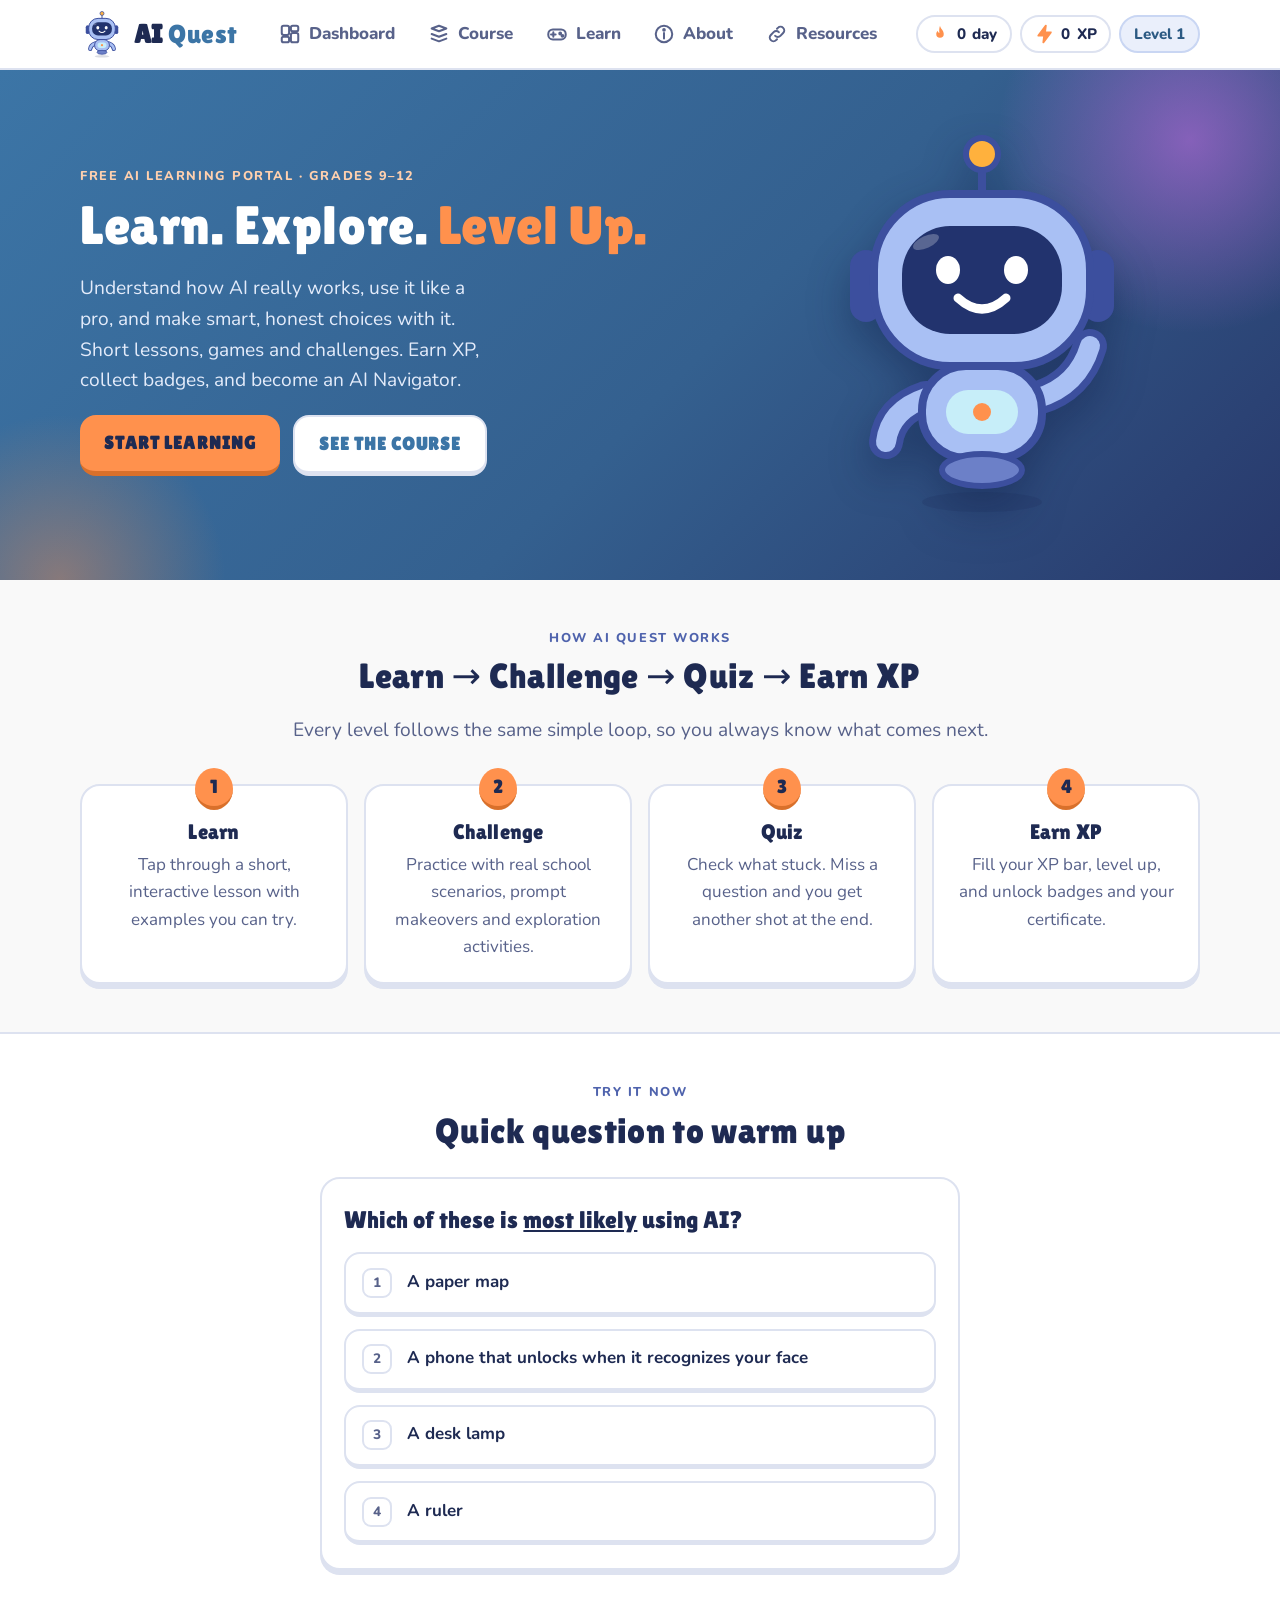
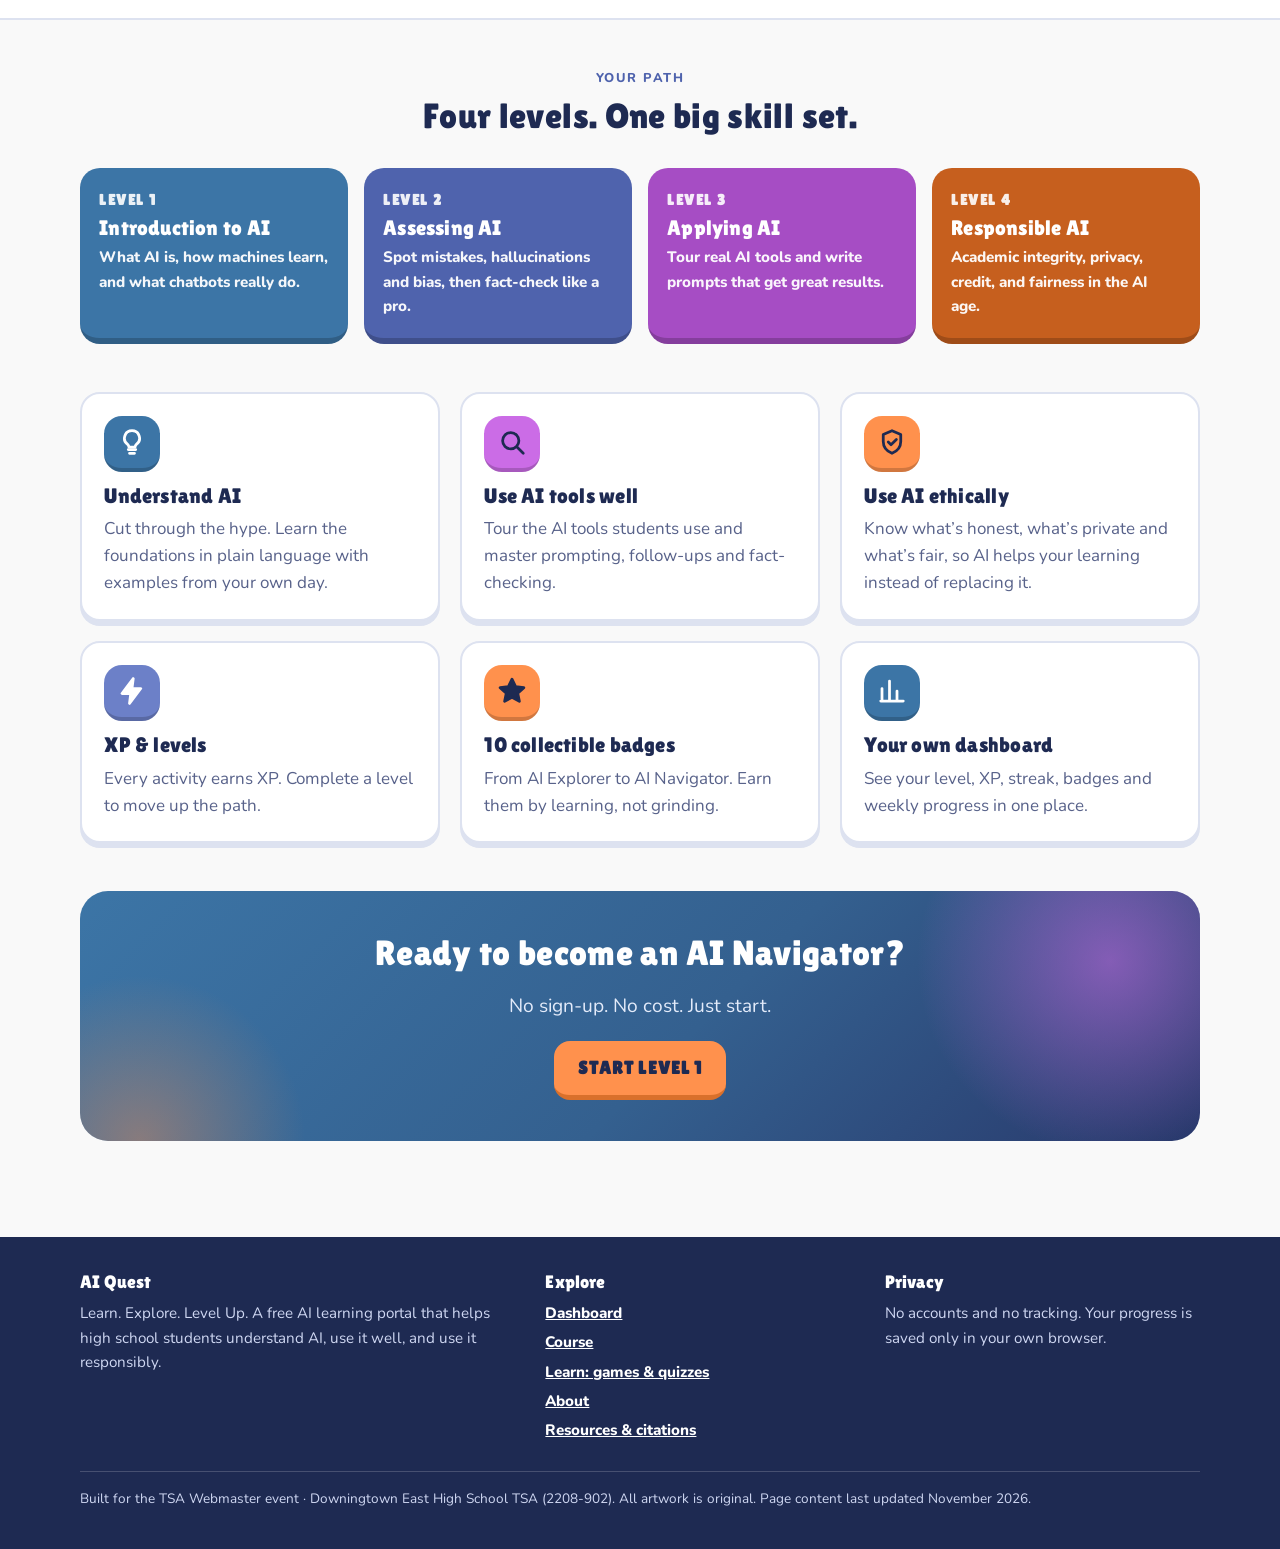
<file: index.html>
<!DOCTYPE html>
<html lang="en">
<head>
<meta charset="utf-8">
<meta name="viewport" content="width=device-width, initial-scale=1">
<title>AI Quest · Learn. Explore. Level Up.</title>
<meta name="description" content="AI Quest is a free, game-style learning portal that helps high school students understand AI, use AI tools well, and use AI responsibly. Earn XP, collect badges, and become an AI Navigator.">
<meta name="theme-color" content="#3C75A6">
<link rel="icon" href="favicon.svg" type="image/svg+xml">
<link rel="preconnect" href="https://fonts.googleapis.com">
<link rel="preconnect" href="https://fonts.gstatic.com" crossorigin>
<link href="https://fonts.googleapis.com/css2?family=Lilita+One&amp;family=Nunito:wght@400;600;800&amp;display=swap" rel="stylesheet">
<link rel="stylesheet" href="style.css">
</head>
<body class="has-nav">
<a class="skip" href="#main">Skip to main content</a>
<header class="site-header">
  <div class="container">
    <a class="brand" href="index.html" aria-label="AI Quest home"><img src="logo.svg" alt="" width="44" height="48"><span>AI <b>Quest</b></span></a>
    <nav class="nav" aria-label="Main"><a href="dashboard.html"><svg viewBox="0 0 24 24" fill="none" stroke="currentColor" stroke-width="2.2" stroke-linecap="round" stroke-linejoin="round" aria-hidden="true" focusable="false"><rect x="3" y="3" width="8" height="10" rx="2"/><rect x="13" y="3" width="8" height="6" rx="2"/><rect x="13" y="11" width="8" height="10" rx="2"/><rect x="3" y="15" width="8" height="6" rx="2"/></svg><span>Dashboard</span></a><a href="course.html"><svg viewBox="0 0 24 24" fill="none" stroke="currentColor" stroke-width="2.2" stroke-linecap="round" stroke-linejoin="round" aria-hidden="true" focusable="false"><path d="M4 6l8-3 8 3-8 3z"/><path d="M4 12l8 3 8-3M4 17l8 3 8-3"/></svg><span>Course</span></a><a href="learn.html"><svg viewBox="0 0 24 24" fill="none" stroke="currentColor" stroke-width="2.2" stroke-linecap="round" stroke-linejoin="round" aria-hidden="true" focusable="false"><rect x="2.5" y="7" width="19" height="11" rx="5"/><path d="M8 10v5M5.5 12.5h5"/><circle cx="15.5" cy="11.5" r="1" fill="currentColor"/><circle cx="18" cy="14" r="1" fill="currentColor"/></svg><span>Learn</span></a><a href="about.html"><svg viewBox="0 0 24 24" fill="none" stroke="currentColor" stroke-width="2.2" stroke-linecap="round" stroke-linejoin="round" aria-hidden="true" focusable="false"><circle cx="12" cy="12" r="9"/><path d="M12 11v6"/><circle cx="12" cy="7.5" r=".9" fill="currentColor"/></svg><span>About</span></a><a href="resources.html"><svg viewBox="0 0 24 24" fill="none" stroke="currentColor" stroke-width="2.2" stroke-linecap="round" stroke-linejoin="round" aria-hidden="true" focusable="false"><path d="M10 14a4 4 0 0 0 5.7 0l3-3a4 4 0 0 0-5.7-5.7l-1 1"/><path d="M14 10a4 4 0 0 0-5.7 0l-3 3a4 4 0 0 0 5.7 5.7l1-1"/></svg><span>Resources</span></a></nav>
    <div class="stats">
      <span class="chip streak" title="Day streak"><svg viewBox="0 0 24 24" fill="none" stroke="currentColor" stroke-width="2.2" stroke-linecap="round" stroke-linejoin="round" aria-hidden="true" focusable="false"><path fill="currentColor" stroke="none" d="M12 2c.5 3.5 4.5 5.5 4.5 10a4.5 4.5 0 0 1-9 0c0-1.8.8-3 1.8-4 .2 1.6 1 2.5 2 2.7C11 8.5 10.8 5 12 2z"/></svg><span data-streak>0</span><span class="lbl">day</span></span>
      <a class="chip xp" href="dashboard.html" title="Your total XP"><svg viewBox="0 0 24 24" fill="none" stroke="currentColor" stroke-width="2.2" stroke-linecap="round" stroke-linejoin="round" aria-hidden="true" focusable="false"><path d="M13 2 4 14h7l-1 8 9-12h-7z" fill="currentColor"/></svg><span data-xp>0</span><span class="lbl">XP</span></a>
      <span class="chip level" data-level>Level 1</span>
    </div>
  </div>
</header>
<main id="main">
<section class="hero">
  <div class="container">
    <div>
      <div class="eyebrow" style="color:#FFD0AE">Free AI learning portal · Grades 9–12</div>
      <h1>Learn. Explore. <em>Level Up.</em></h1>
      <p class="lead">Understand how AI really works, use it like a pro, and make smart, honest choices with it. Short lessons, games and challenges. Earn XP, collect badges, and become an AI Navigator.</p>
      <div class="btn-row">
        <a class="btn orange" id="cta-main" href="activity.html?id=m1-lesson">Start learning</a>
        <a class="btn ghost" href="course.html">See the course</a>
      </div>
    </div>
    <div class="bot-wrap" data-mascot="wave"></div>
  </div>
</section>

<section class="section">
  <div class="container">
    <div class="center" style="max-width:720px;margin:0 auto 2.4rem">
      <div class="eyebrow">How AI Quest works</div>
      <h2>Learn → Challenge → Quiz → Earn XP</h2>
      <p class="lead">Every level follows the same simple loop, so you always know what comes next.</p>
    </div>
    <div class="steps4">
      <div class="card"><h3>Learn</h3><p class="muted" style="margin:0">Tap through a short, interactive lesson with examples you can try.</p></div>
      <div class="card"><h3>Challenge</h3><p class="muted" style="margin:0">Practice with real school scenarios, prompt makeovers and exploration activities.</p></div>
      <div class="card"><h3>Quiz</h3><p class="muted" style="margin:0">Check what stuck. Miss a question and you get another shot at the end.</p></div>
      <div class="card"><h3>Earn XP</h3><p class="muted" style="margin:0">Fill your XP bar, level up, and unlock badges and your certificate.</p></div>
    </div>
  </div>
</section>

<section class="section" style="background:#fff;border-block:2px solid var(--line)">
  <div class="container">
    <div class="center" style="margin-bottom:1.6rem">
      <div class="eyebrow">Try it now</div>
      <h2>Quick question to warm up</h2>
    </div>
    <div class="card teaser" id="teaser"></div>
  </div>
</section>

<section class="section">
  <div class="container">
    <div class="center" style="max-width:720px;margin:0 auto 2rem">
      <div class="eyebrow">Your path</div>
      <h2>Four levels. One big skill set.</h2>
    </div>
    <div class="levels-strip">
      <a class="lvl-card l1" href="course.html#m1" style="text-decoration:none"><div class="n">Level 1</div><h3>Introduction to AI</h3><p>What AI is, how machines learn, and what chatbots really do.</p></a>
      <a class="lvl-card l2" href="course.html#m2" style="text-decoration:none"><div class="n">Level 2</div><h3>Assessing AI</h3><p>Spot mistakes, hallucinations and bias, then fact-check like a pro.</p></a>
      <a class="lvl-card l3" href="course.html#m3" style="text-decoration:none"><div class="n">Level 3</div><h3>Applying AI</h3><p>Tour real AI tools and write prompts that get great results.</p></a>
      <a class="lvl-card l4" href="course.html#m4" style="text-decoration:none"><div class="n">Level 4</div><h3>Responsible AI</h3><p>Academic integrity, privacy, credit, and fairness in the AI age.</p></a>
    </div>
  </div>
</section>

<section class="section" style="padding-top:0">
  <div class="container">
    <div class="grid g3">
      <div class="card feature"><div class="ico b"><svg viewBox="0 0 24 24" fill="none" stroke="currentColor" stroke-width="2.2" stroke-linecap="round" stroke-linejoin="round" aria-hidden="true" focusable="false"><path d="M9 18h6M10 21h4"/><path d="M12 3a6 6 0 0 0-3.5 10.9c.6.5 1 1.2 1 2.1h5c0-.9.4-1.6 1-2.1A6 6 0 0 0 12 3z"/></svg></div><h3>Understand AI</h3><p class="muted" style="margin:0">Cut through the hype. Learn the foundations in plain language with examples from your own day.</p></div>
      <div class="card feature"><div class="ico m"><svg viewBox="0 0 24 24" fill="none" stroke="currentColor" stroke-width="2.2" stroke-linecap="round" stroke-linejoin="round" aria-hidden="true" focusable="false"><circle cx="11" cy="11" r="6.5"/><path d="M16 16l5 5"/></svg></div><h3>Use AI tools well</h3><p class="muted" style="margin:0">Tour the AI tools students use and master prompting, follow-ups and fact-checking.</p></div>
      <div class="card feature"><div class="ico o"><svg viewBox="0 0 24 24" fill="none" stroke="currentColor" stroke-width="2.2" stroke-linecap="round" stroke-linejoin="round" aria-hidden="true" focusable="false"><path d="M12 3l7 3v5.5c0 4.5-3 7.8-7 9.5-4-1.7-7-5-7-9.5V6z"/><path d="M9 12l2.2 2.2L15.5 10"/></svg></div><h3>Use AI ethically</h3><p class="muted" style="margin:0">Know what’s honest, what’s private and what’s fair, so AI helps your learning instead of replacing it.</p></div>
    </div>
    <div class="grid g3" style="margin-top:1.25rem">
      <div class="card feature"><div class="ico p"><svg viewBox="0 0 24 24" fill="none" stroke="currentColor" stroke-width="2.2" stroke-linecap="round" stroke-linejoin="round" aria-hidden="true" focusable="false"><path d="M13 2 4 14h7l-1 8 9-12h-7z" fill="currentColor"/></svg></div><h3>XP &amp; levels</h3><p class="muted" style="margin:0">Every activity earns XP. Complete a level to move up the path.</p></div>
      <div class="card feature"><div class="ico o"><svg viewBox="0 0 24 24" fill="none" stroke="currentColor" stroke-width="2.2" stroke-linecap="round" stroke-linejoin="round" aria-hidden="true" focusable="false"><path fill="currentColor" d="M12 2.5l2.9 6 6.6.8-4.9 4.5 1.3 6.5L12 17l-5.9 3.3 1.3-6.5L2.5 9.3l6.6-.8z"/></svg></div><h3>10 collectible badges</h3><p class="muted" style="margin:0">From AI Explorer to AI Navigator. Earn them by learning, not grinding.</p></div>
      <div class="card feature"><div class="ico b"><svg viewBox="0 0 24 24" fill="none" stroke="currentColor" stroke-width="2.2" stroke-linecap="round" stroke-linejoin="round" aria-hidden="true" focusable="false"><path d="M4 20V10M10 20V4M16 20v-8M21 20H3"/></svg></div><h3>Your own dashboard</h3><p class="muted" style="margin:0">See your level, XP, streak, badges and weekly progress in one place.</p></div>
    </div>
  </div>
</section>

<section class="section" style="padding-top:0">
  <div class="container">
    <div class="hero" style="border-radius:28px;text-align:center">
      <div style="padding:2.6rem 1.5rem;position:relative;z-index:1">
        <h2 style="color:#fff">Ready to become an AI Navigator?</h2>
        <p class="lead" style="color:#E3EBFA;margin-inline:auto">No sign-up. No cost. Just start.</p>
        <a class="btn orange" href="activity.html?id=m1-lesson">Start Level 1</a>
      </div>
    </div>
  </div>
</section>
</main>
<footer class="site-footer">
  <div class="container">
    <div class="cols">
      <div>
        <h4>AI Quest</h4>
        <p>Learn. Explore. Level Up. A free AI learning portal that helps high school students understand AI, use it well, and use it responsibly.</p>
      </div>
      <div>
        <h4>Explore</h4>
        <ul>
          <li><a href="dashboard.html">Dashboard</a></li>
          <li><a href="course.html">Course</a></li>
          <li><a href="learn.html">Learn: games &amp; quizzes</a></li>
          <li><a href="about.html">About</a></li>
          <li><a href="resources.html">Resources &amp; citations</a></li>
        </ul>
      </div>
      <div>
        <h4>Privacy</h4>
        <p>No accounts and no tracking. Your progress is saved only in your own browser.</p>
      </div>
    </div>
    <p class="fine">Built for the TSA Webmaster event · Downingtown East High School TSA (2208-902). All artwork is original. Page content last updated November 2026.</p>
  </div>
</footer>
<noscript><div style="position:fixed;bottom:0;left:0;right:0;background:#FF914D;color:#1E2A52;padding:.8rem 1rem;text-align:center;font-weight:800;z-index:999">AI Quest’s lessons and progress tracking need JavaScript. Please turn it on to play.</div></noscript>
<script src="data.js"></script>
<script src="store.js"></script>
<script src="ui.js"></script>
<script src="home.js"></script>
</body>
</html>
</file>
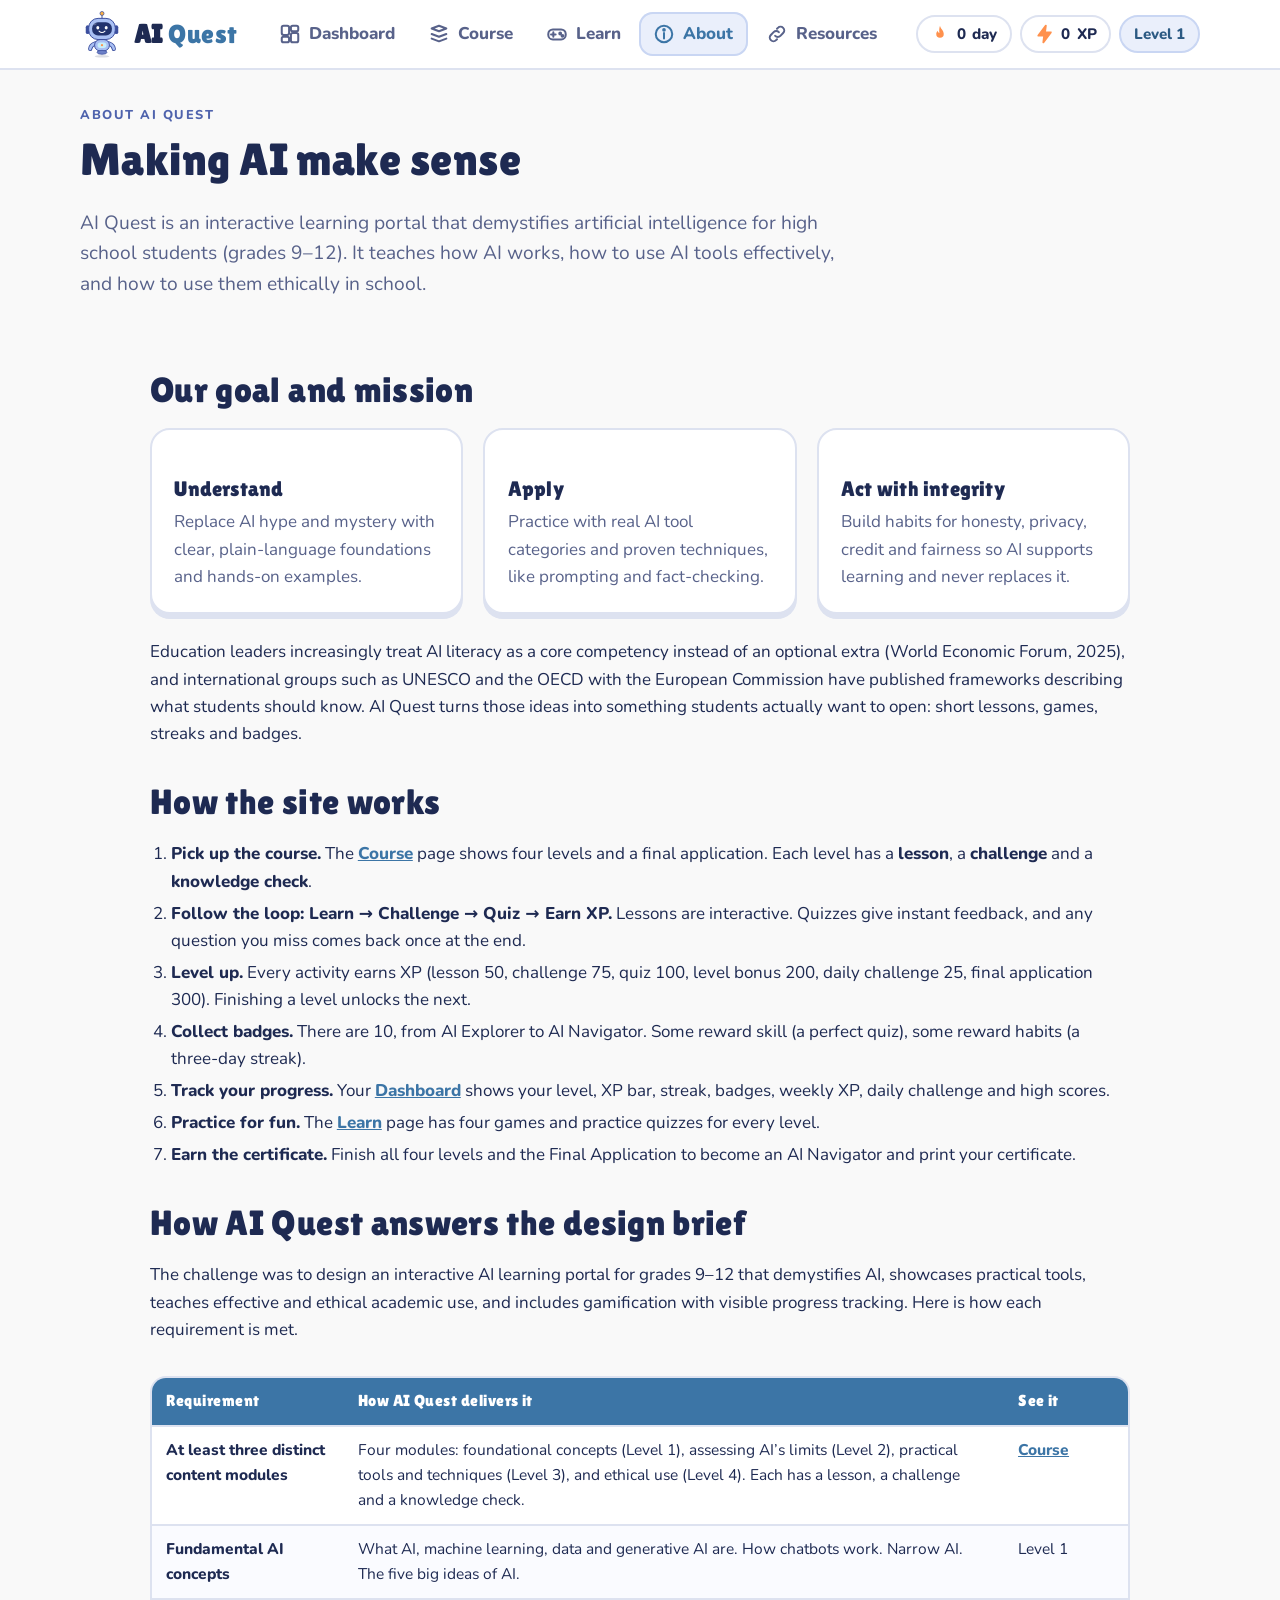
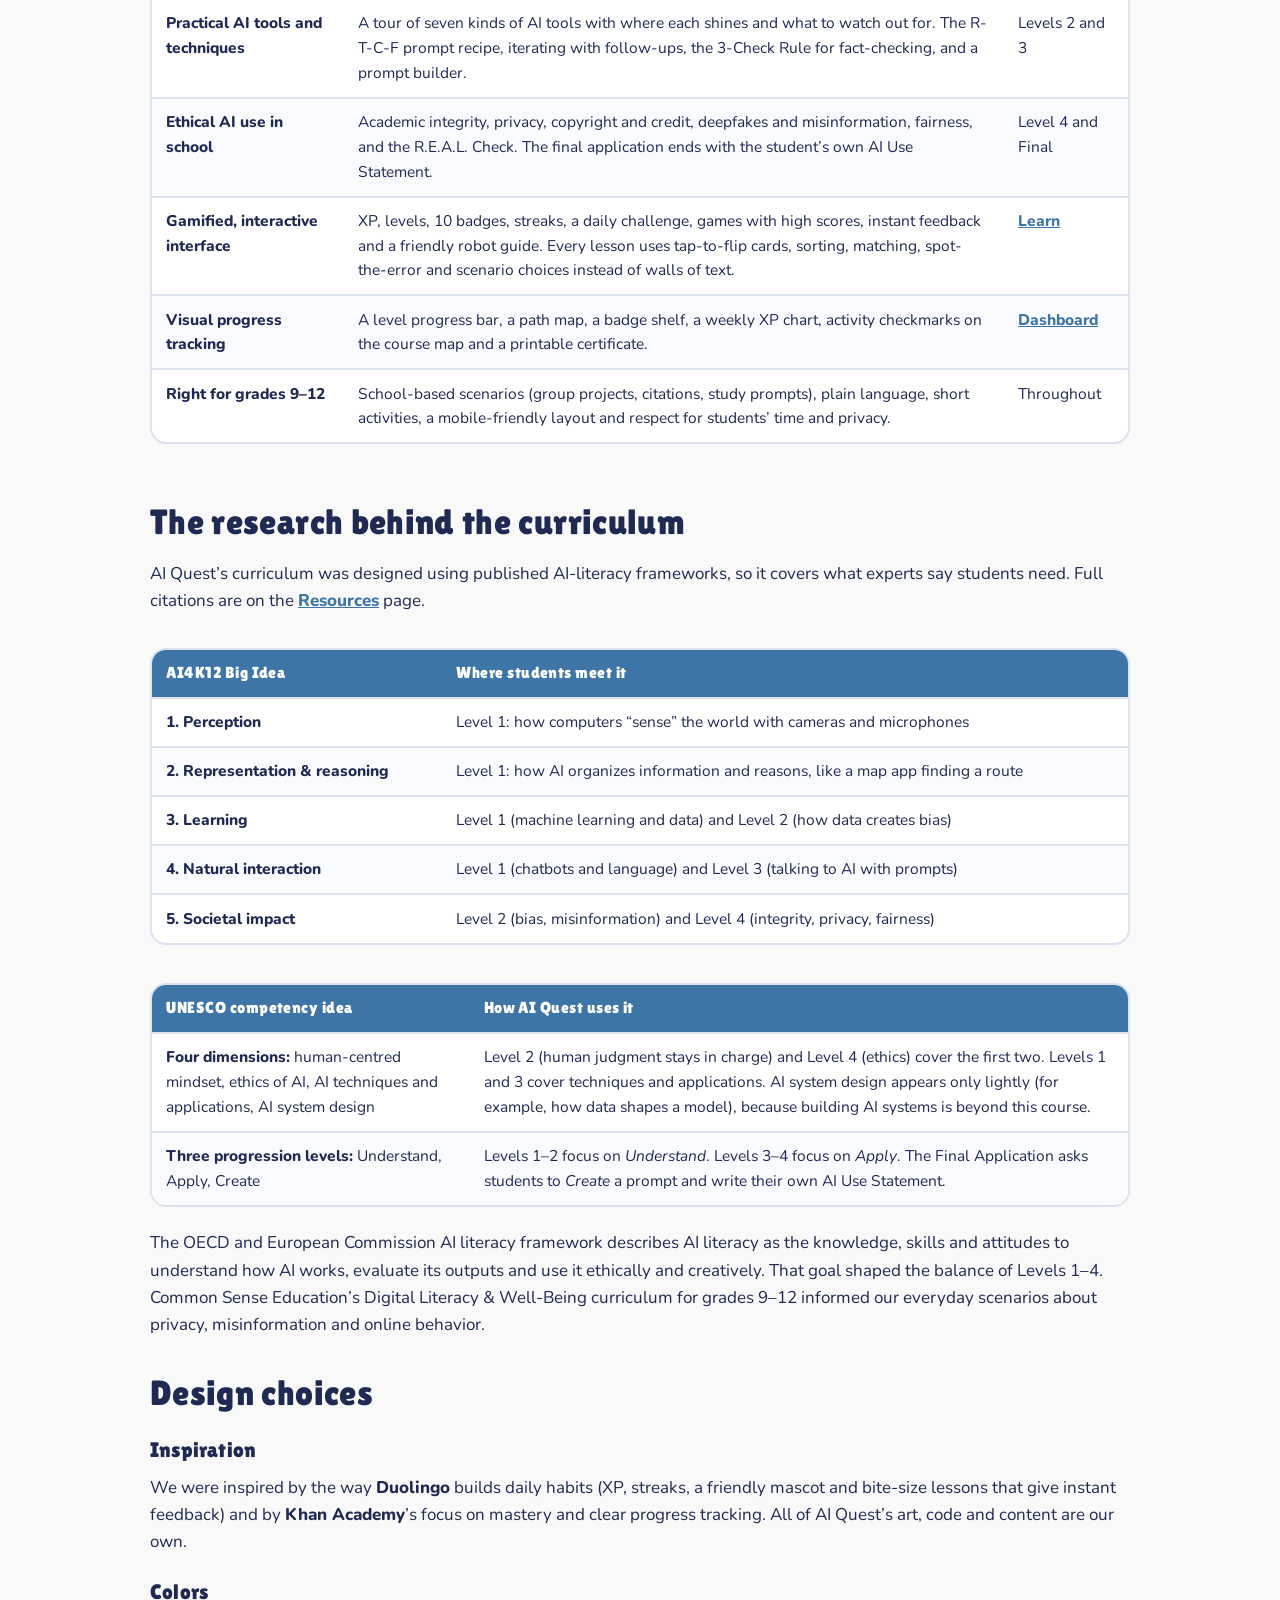
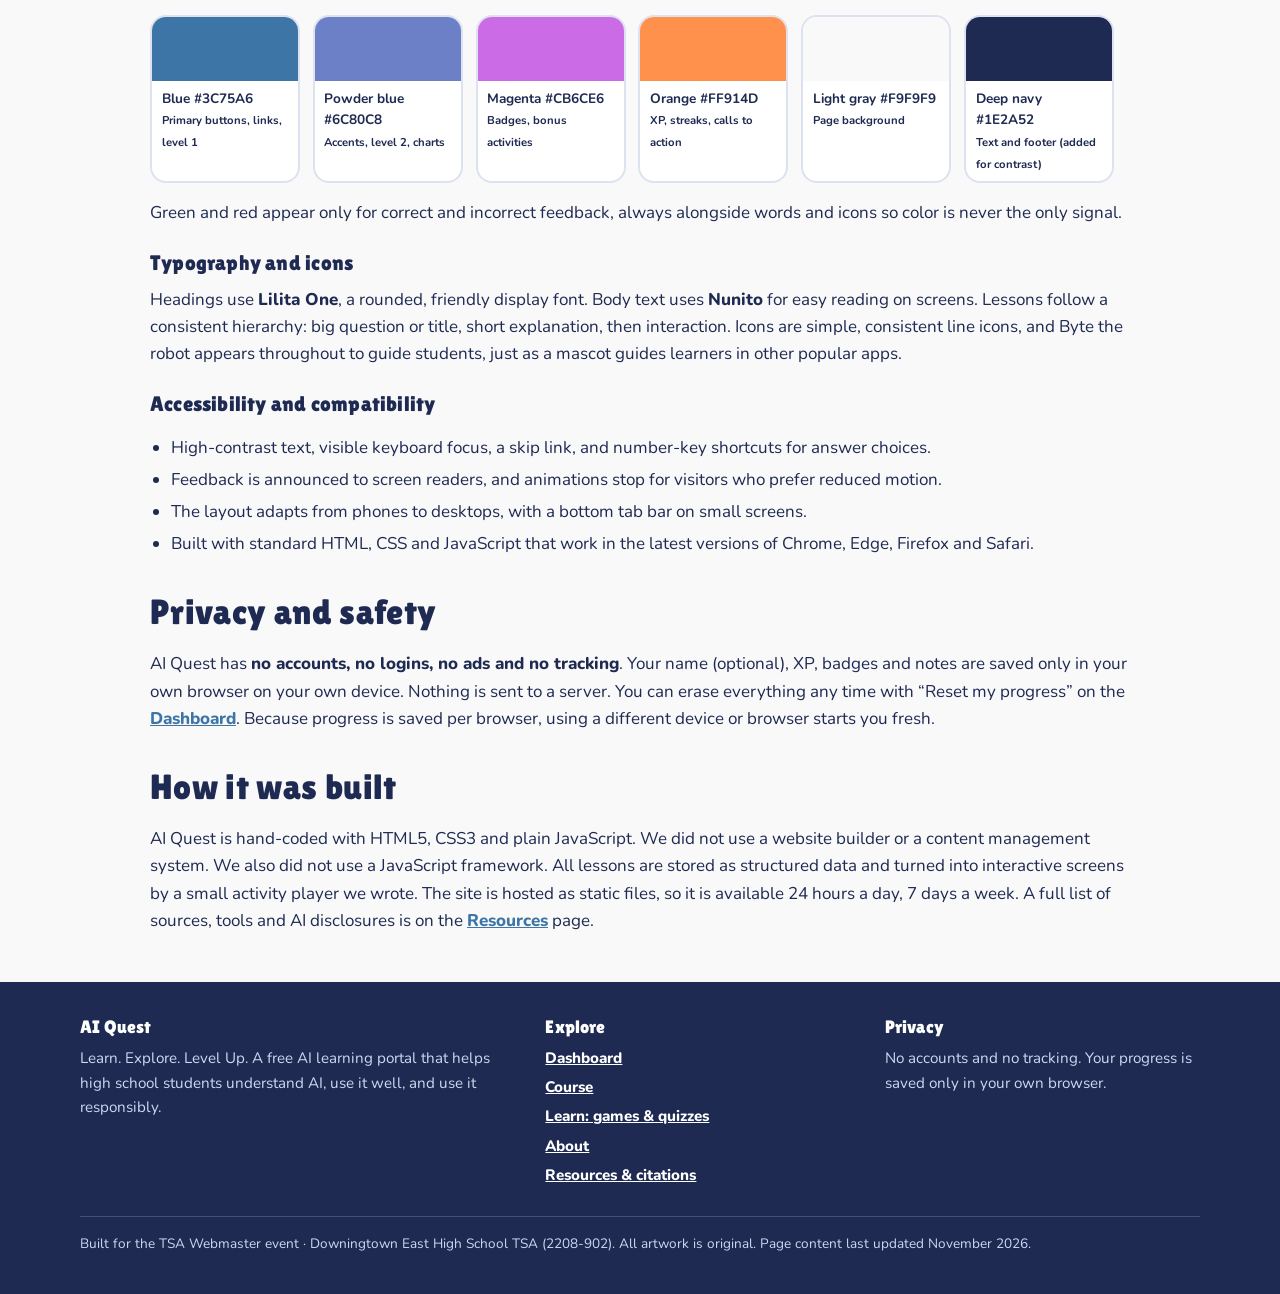
<file: about.html>
<!DOCTYPE html>
<html lang="en">
<head>
<meta charset="utf-8">
<meta name="viewport" content="width=device-width, initial-scale=1">
<title>About · AI Quest</title>
<meta name="description" content="The goal of AI Quest, how the site works, how it answers the design brief, the research behind the curriculum, and our design choices.">
<meta name="theme-color" content="#3C75A6">
<link rel="icon" href="favicon.svg" type="image/svg+xml">
<link rel="preconnect" href="https://fonts.googleapis.com">
<link rel="preconnect" href="https://fonts.gstatic.com" crossorigin>
<link href="https://fonts.googleapis.com/css2?family=Lilita+One&amp;family=Nunito:wght@400;600;800&amp;display=swap" rel="stylesheet">
<link rel="stylesheet" href="style.css">
</head>
<body class="has-nav">
<a class="skip" href="#main">Skip to main content</a>
<header class="site-header">
  <div class="container">
    <a class="brand" href="index.html" aria-label="AI Quest home"><img src="logo.svg" alt="" width="44" height="48"><span>AI <b>Quest</b></span></a>
    <nav class="nav" aria-label="Main"><a href="dashboard.html"><svg viewBox="0 0 24 24" fill="none" stroke="currentColor" stroke-width="2.2" stroke-linecap="round" stroke-linejoin="round" aria-hidden="true" focusable="false"><rect x="3" y="3" width="8" height="10" rx="2"/><rect x="13" y="3" width="8" height="6" rx="2"/><rect x="13" y="11" width="8" height="10" rx="2"/><rect x="3" y="15" width="8" height="6" rx="2"/></svg><span>Dashboard</span></a><a href="course.html"><svg viewBox="0 0 24 24" fill="none" stroke="currentColor" stroke-width="2.2" stroke-linecap="round" stroke-linejoin="round" aria-hidden="true" focusable="false"><path d="M4 6l8-3 8 3-8 3z"/><path d="M4 12l8 3 8-3M4 17l8 3 8-3"/></svg><span>Course</span></a><a href="learn.html"><svg viewBox="0 0 24 24" fill="none" stroke="currentColor" stroke-width="2.2" stroke-linecap="round" stroke-linejoin="round" aria-hidden="true" focusable="false"><rect x="2.5" y="7" width="19" height="11" rx="5"/><path d="M8 10v5M5.5 12.5h5"/><circle cx="15.5" cy="11.5" r="1" fill="currentColor"/><circle cx="18" cy="14" r="1" fill="currentColor"/></svg><span>Learn</span></a><a href="about.html" aria-current="page"><svg viewBox="0 0 24 24" fill="none" stroke="currentColor" stroke-width="2.2" stroke-linecap="round" stroke-linejoin="round" aria-hidden="true" focusable="false"><circle cx="12" cy="12" r="9"/><path d="M12 11v6"/><circle cx="12" cy="7.5" r=".9" fill="currentColor"/></svg><span>About</span></a><a href="resources.html"><svg viewBox="0 0 24 24" fill="none" stroke="currentColor" stroke-width="2.2" stroke-linecap="round" stroke-linejoin="round" aria-hidden="true" focusable="false"><path d="M10 14a4 4 0 0 0 5.7 0l3-3a4 4 0 0 0-5.7-5.7l-1 1"/><path d="M14 10a4 4 0 0 0-5.7 0l-3 3a4 4 0 0 0 5.7 5.7l1-1"/></svg><span>Resources</span></a></nav>
    <div class="stats">
      <span class="chip streak" title="Day streak"><svg viewBox="0 0 24 24" fill="none" stroke="currentColor" stroke-width="2.2" stroke-linecap="round" stroke-linejoin="round" aria-hidden="true" focusable="false"><path fill="currentColor" stroke="none" d="M12 2c.5 3.5 4.5 5.5 4.5 10a4.5 4.5 0 0 1-9 0c0-1.8.8-3 1.8-4 .2 1.6 1 2.5 2 2.7C11 8.5 10.8 5 12 2z"/></svg><span data-streak>0</span><span class="lbl">day</span></span>
      <a class="chip xp" href="dashboard.html" title="Your total XP"><svg viewBox="0 0 24 24" fill="none" stroke="currentColor" stroke-width="2.2" stroke-linecap="round" stroke-linejoin="round" aria-hidden="true" focusable="false"><path d="M13 2 4 14h7l-1 8 9-12h-7z" fill="currentColor"/></svg><span data-xp>0</span><span class="lbl">XP</span></a>
      <span class="chip level" data-level>Level 1</span>
    </div>
  </div>
</header>
<main id="main">
<div class="container">
  <div class="page-head">
    <div class="eyebrow">About AI Quest</div>
    <h1>Making AI make sense</h1>
    <p class="lead" style="max-width:64ch">AI Quest is an interactive learning portal that demystifies artificial intelligence for high school students (grades 9–12). It teaches how AI works, how to use AI tools effectively, and how to use them ethically in school.</p>
  </div>

  <div class="narrow prose" style="margin:0 auto;width:min(980px,100% - 2.5rem)">

    <h2 id="mission">Our goal and mission</h2>
    <div class="grid g3" style="margin:1rem 0 1.5rem">
      <div class="card"><h3>Understand</h3><p class="muted" style="margin:0">Replace AI hype and mystery with clear, plain-language foundations and hands-on examples.</p></div>
      <div class="card"><h3>Apply</h3><p class="muted" style="margin:0">Practice with real AI tool categories and proven techniques, like prompting and fact-checking.</p></div>
      <div class="card"><h3>Act with integrity</h3><p class="muted" style="margin:0">Build habits for honesty, privacy, credit and fairness so AI supports learning and never replaces it.</p></div>
    </div>
    <p>Education leaders increasingly treat AI literacy as a core competency instead of an optional extra (World Economic Forum, 2025), and international groups such as UNESCO and the OECD with the European Commission have published frameworks describing what students should know. AI Quest turns those ideas into something students actually want to open: short lessons, games, streaks and badges.</p>

    <h2 id="how">How the site works</h2>
    <ol>
      <li><b>Pick up the course.</b> The <a href="course.html">Course</a> page shows four levels and a final application. Each level has a <b>lesson</b>, a <b>challenge</b> and a <b>knowledge check</b>.</li>
      <li><b>Follow the loop: Learn → Challenge → Quiz → Earn XP.</b> Lessons are interactive. Quizzes give instant feedback, and any question you miss comes back once at the end.</li>
      <li><b>Level up.</b> Every activity earns XP (lesson 50, challenge 75, quiz 100, level bonus 200, daily challenge 25, final application 300). Finishing a level unlocks the next.</li>
      <li><b>Collect badges.</b> There are 10, from AI Explorer to AI Navigator. Some reward skill (a perfect quiz), some reward habits (a three-day streak).</li>
      <li><b>Track your progress.</b> Your <a href="dashboard.html">Dashboard</a> shows your level, XP bar, streak, badges, weekly XP, daily challenge and high scores.</li>
      <li><b>Practice for fun.</b> The <a href="learn.html">Learn</a> page has four games and practice quizzes for every level.</li>
      <li><b>Earn the certificate.</b> Finish all four levels and the Final Application to become an AI Navigator and print your certificate.</li>
    </ol>

    <h2 id="brief">How AI Quest answers the design brief</h2>
    <p>The challenge was to design an interactive AI learning portal for grades 9–12 that demystifies AI, showcases practical tools, teaches effective and ethical academic use, and includes gamification with visible progress tracking. Here is how each requirement is met.</p>
    <div class="tbl-wrap">
      <table class="tbl">
        <thead><tr><th scope="col">Requirement</th><th scope="col">How AI Quest delivers it</th><th scope="col">See it</th></tr></thead>
        <tbody>
          <tr><td><b>At least three distinct content modules</b></td><td>Four modules: foundational concepts (Level 1), assessing AI’s limits (Level 2), practical tools and techniques (Level 3), and ethical use (Level 4). Each has a lesson, a challenge and a knowledge check.</td><td><a href="course.html">Course</a></td></tr>
          <tr><td><b>Fundamental AI concepts</b></td><td>What AI, machine learning, data and generative AI are. How chatbots work. Narrow AI. The five big ideas of AI.</td><td>Level 1</td></tr>
          <tr><td><b>Practical AI tools and techniques</b></td><td>A tour of seven kinds of AI tools with where each shines and what to watch out for. The R-T-C-F prompt recipe, iterating with follow-ups, the 3-Check Rule for fact-checking, and a prompt builder.</td><td>Levels 2 and 3</td></tr>
          <tr><td><b>Ethical AI use in school</b></td><td>Academic integrity, privacy, copyright and credit, deepfakes and misinformation, fairness, and the R.E.A.L. Check. The final application ends with the student’s own AI Use Statement.</td><td>Level 4 and Final</td></tr>
          <tr><td><b>Gamified, interactive interface</b></td><td>XP, levels, 10 badges, streaks, a daily challenge, games with high scores, instant feedback and a friendly robot guide. Every lesson uses tap-to-flip cards, sorting, matching, spot-the-error and scenario choices instead of walls of text.</td><td><a href="learn.html">Learn</a></td></tr>
          <tr><td><b>Visual progress tracking</b></td><td>A level progress bar, a path map, a badge shelf, a weekly XP chart, activity checkmarks on the course map and a printable certificate.</td><td><a href="dashboard.html">Dashboard</a></td></tr>
          <tr><td><b>Right for grades 9–12</b></td><td>School-based scenarios (group projects, citations, study prompts), plain language, short activities, a mobile-friendly layout and respect for students’ time and privacy.</td><td>Throughout</td></tr>
        </tbody>
      </table>
    </div>

    <h2 id="research">The research behind the curriculum</h2>
    <p>AI Quest’s curriculum was designed using published AI-literacy frameworks, so it covers what experts say students need. Full citations are on the <a href="resources.html">Resources</a> page.</p>
    <div class="tbl-wrap">
      <table class="tbl">
        <thead><tr><th scope="col">AI4K12 Big Idea</th><th scope="col">Where students meet it</th></tr></thead>
        <tbody>
          <tr><td><b>1. Perception</b></td><td>Level 1: how computers “sense” the world with cameras and microphones</td></tr>
          <tr><td><b>2. Representation &amp; reasoning</b></td><td>Level 1: how AI organizes information and reasons, like a map app finding a route</td></tr>
          <tr><td><b>3. Learning</b></td><td>Level 1 (machine learning and data) and Level 2 (how data creates bias)</td></tr>
          <tr><td><b>4. Natural interaction</b></td><td>Level 1 (chatbots and language) and Level 3 (talking to AI with prompts)</td></tr>
          <tr><td><b>5. Societal impact</b></td><td>Level 2 (bias, misinformation) and Level 4 (integrity, privacy, fairness)</td></tr>
        </tbody>
      </table>
    </div>
    <div class="tbl-wrap">
      <table class="tbl">
        <thead><tr><th scope="col">UNESCO competency idea</th><th scope="col">How AI Quest uses it</th></tr></thead>
        <tbody>
          <tr><td><b>Four dimensions:</b> human-centred mindset, ethics of AI, AI techniques and applications, AI system design</td><td>Level 2 (human judgment stays in charge) and Level 4 (ethics) cover the first two. Levels 1 and 3 cover techniques and applications. AI system design appears only lightly (for example, how data shapes a model), because building AI systems is beyond this course.</td></tr>
          <tr><td><b>Three progression levels:</b> Understand, Apply, Create</td><td>Levels 1–2 focus on <i>Understand</i>. Levels 3–4 focus on <i>Apply</i>. The Final Application asks students to <i>Create</i> a prompt and write their own AI Use Statement.</td></tr>
        </tbody>
      </table>
    </div>
    <p>The OECD and European Commission AI literacy framework describes AI literacy as the knowledge, skills and attitudes to understand how AI works, evaluate its outputs and use it ethically and creatively. That goal shaped the balance of Levels 1–4. Common Sense Education’s Digital Literacy &amp; Well-Being curriculum for grades 9–12 informed our everyday scenarios about privacy, misinformation and online behavior.</p>

    <h2 id="design">Design choices</h2>
    <h3>Inspiration</h3>
    <p>We were inspired by the way <b>Duolingo</b> builds daily habits (XP, streaks, a friendly mascot and bite-size lessons that give instant feedback) and by <b>Khan Academy</b>’s focus on mastery and clear progress tracking. All of AI Quest’s art, code and content are our own.</p>
    <h3>Colors</h3>
    <div class="swatches" style="margin:.6rem 0 1rem">
      <div class="sw"><i style="background:#3C75A6"></i><span>Blue #3C75A6<br><small>Primary buttons, links, level 1</small></span></div>
      <div class="sw"><i style="background:#6C80C8"></i><span>Powder blue #6C80C8<br><small>Accents, level 2, charts</small></span></div>
      <div class="sw"><i style="background:#CB6CE6"></i><span>Magenta #CB6CE6<br><small>Badges, bonus activities</small></span></div>
      <div class="sw"><i style="background:#FF914D"></i><span>Orange #FF914D<br><small>XP, streaks, calls to action</small></span></div>
      <div class="sw"><i style="background:#F9F9F9"></i><span>Light gray #F9F9F9<br><small>Page background</small></span></div>
      <div class="sw"><i style="background:#1E2A52"></i><span>Deep navy #1E2A52<br><small>Text and footer (added for contrast)</small></span></div>
    </div>
    <p>Green and red appear only for correct and incorrect feedback, always alongside words and icons so color is never the only signal.</p>
    <h3>Typography and icons</h3>
    <p>Headings use <b>Lilita One</b>, a rounded, friendly display font. Body text uses <b>Nunito</b> for easy reading on screens. Lessons follow a consistent hierarchy: big question or title, short explanation, then interaction. Icons are simple, consistent line icons, and Byte the robot appears throughout to guide students, just as a mascot guides learners in other popular apps.</p>
    <h3>Accessibility and compatibility</h3>
    <ul>
      <li>High-contrast text, visible keyboard focus, a skip link, and number-key shortcuts for answer choices.</li>
      <li>Feedback is announced to screen readers, and animations stop for visitors who prefer reduced motion.</li>
      <li>The layout adapts from phones to desktops, with a bottom tab bar on small screens.</li>
      <li>Built with standard HTML, CSS and JavaScript that work in the latest versions of Chrome, Edge, Firefox and Safari.</li>
    </ul>

    <h2 id="privacy">Privacy and safety</h2>
    <p>AI Quest has <b>no accounts, no logins, no ads and no tracking</b>. Your name (optional), XP, badges and notes are saved only in your own browser on your own device. Nothing is sent to a server. You can erase everything any time with “Reset my progress” on the <a href="dashboard.html">Dashboard</a>. Because progress is saved per browser, using a different device or browser starts you fresh.</p>

    <h2 id="built">How it was built</h2>
    <p>AI Quest is hand-coded with HTML5, CSS3 and plain JavaScript. We did not use a website builder or a content management system. We also did not use a JavaScript framework. All lessons are stored as structured data and turned into interactive screens by a small activity player we wrote. The site is hosted as static files, so it is available 24 hours a day, 7 days a week. A full list of sources, tools and AI disclosures is on the <a href="resources.html">Resources</a> page.</p>

  </div>
</div>
</main>
<footer class="site-footer">
  <div class="container">
    <div class="cols">
      <div>
        <h4>AI Quest</h4>
        <p>Learn. Explore. Level Up. A free AI learning portal that helps high school students understand AI, use it well, and use it responsibly.</p>
      </div>
      <div>
        <h4>Explore</h4>
        <ul>
          <li><a href="dashboard.html">Dashboard</a></li>
          <li><a href="course.html">Course</a></li>
          <li><a href="learn.html">Learn: games &amp; quizzes</a></li>
          <li><a href="about.html">About</a></li>
          <li><a href="resources.html">Resources &amp; citations</a></li>
        </ul>
      </div>
      <div>
        <h4>Privacy</h4>
        <p>No accounts and no tracking. Your progress is saved only in your own browser.</p>
      </div>
    </div>
    <p class="fine">Built for the TSA Webmaster event · Downingtown East High School TSA (2208-902). All artwork is original. Page content last updated November 2026.</p>
  </div>
</footer>
<noscript><div style="position:fixed;bottom:0;left:0;right:0;background:#FF914D;color:#1E2A52;padding:.8rem 1rem;text-align:center;font-weight:800;z-index:999">AI Quest’s lessons and progress tracking need JavaScript. Please turn it on to play.</div></noscript>
<script src="data.js"></script>
<script src="store.js"></script>
<script src="ui.js"></script>
</body>
</html>
</file>
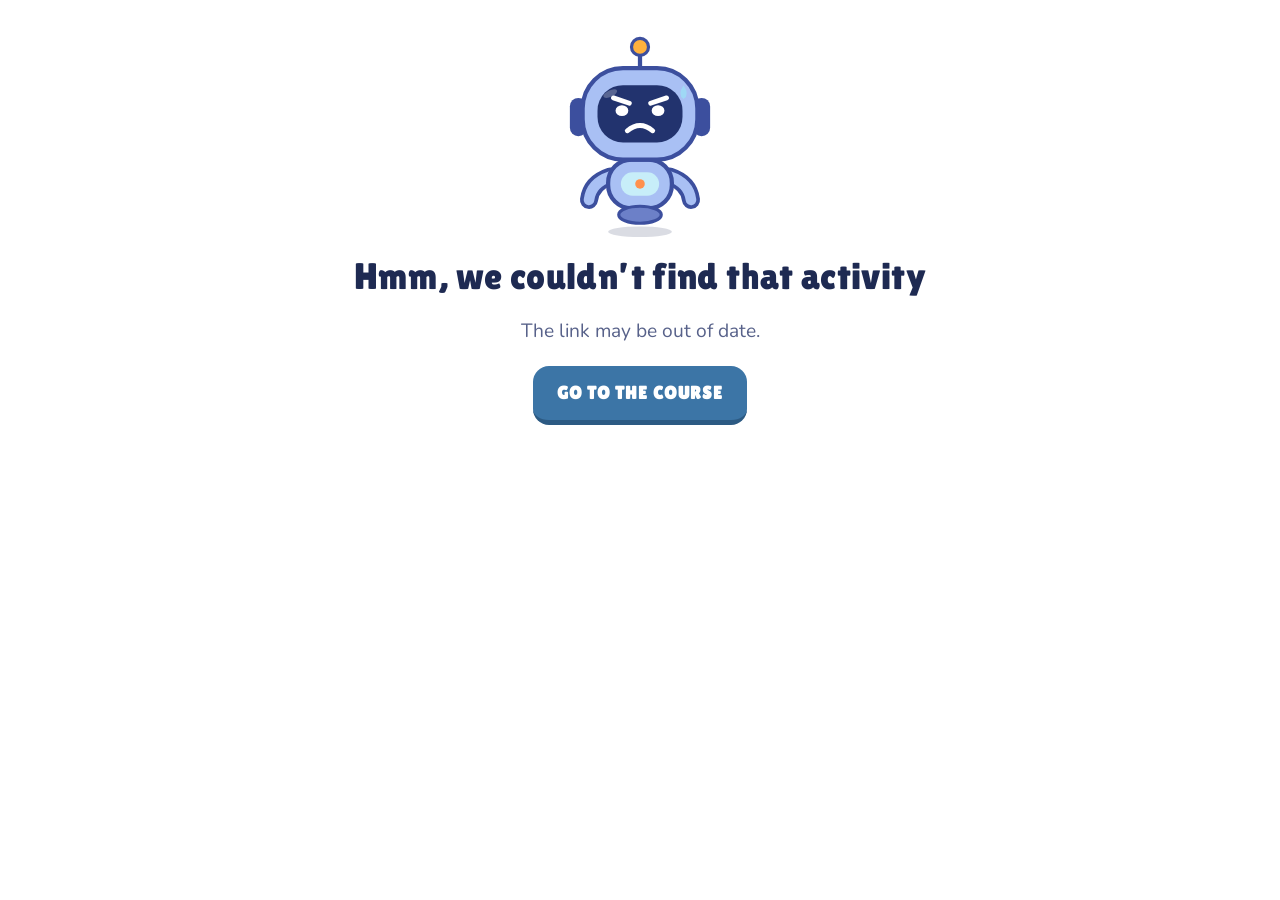
<file: activity.html>
<!DOCTYPE html>
<html lang="en">
<head>
<meta charset="utf-8">
<meta name="viewport" content="width=device-width, initial-scale=1">
<title>Activity · AI Quest</title>
<meta name="description" content="An AI Quest lesson, challenge, quiz or game.">
<meta name="theme-color" content="#3C75A6">
<link rel="icon" href="favicon.svg" type="image/svg+xml">
<link rel="preconnect" href="https://fonts.googleapis.com">
<link rel="preconnect" href="https://fonts.gstatic.com" crossorigin>
<link href="https://fonts.googleapis.com/css2?family=Lilita+One&amp;family=Nunito:wght@400;600;800&amp;display=swap" rel="stylesheet">
<link rel="stylesheet" href="style.css">
</head>
<body class="player">
<div id="player"></div>
<noscript><div style="padding:2rem;text-align:center;font-weight:800">AI Quest activities need JavaScript. Please turn it on to play.</div></noscript>
<script src="data.js"></script>
<script src="store.js"></script>
<script src="ui.js"></script>
<script src="player.js"></script>
</body>
</html>
</file>
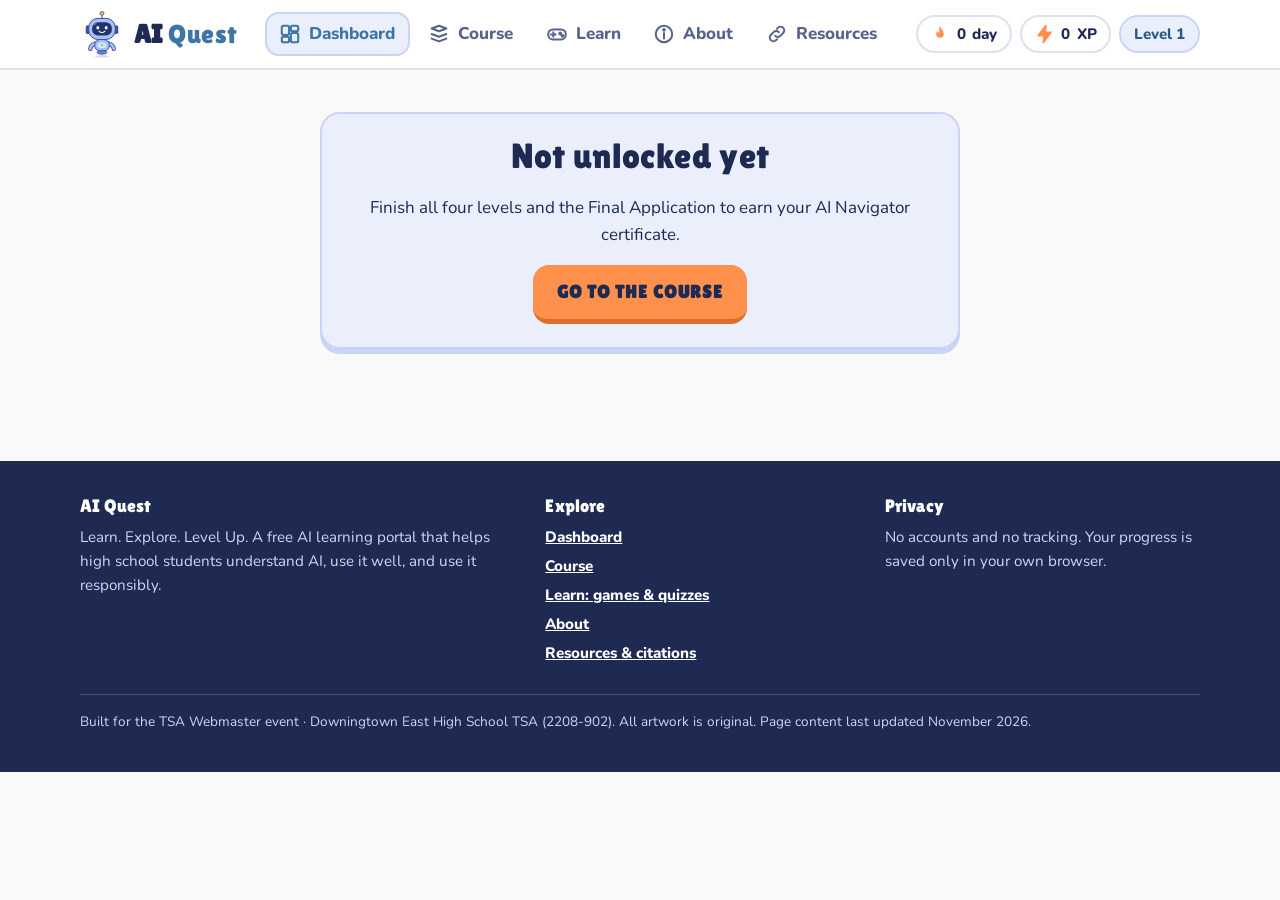
<file: certificate.html>
<!DOCTYPE html>
<html lang="en">
<head>
<meta charset="utf-8">
<meta name="viewport" content="width=device-width, initial-scale=1">
<title>Certificate · AI Quest</title>
<meta name="description" content="Your AI Navigator certificate from AI Quest. Print it or save it as a PDF.">
<meta name="theme-color" content="#3C75A6">
<link rel="icon" href="favicon.svg" type="image/svg+xml">
<link rel="preconnect" href="https://fonts.googleapis.com">
<link rel="preconnect" href="https://fonts.gstatic.com" crossorigin>
<link href="https://fonts.googleapis.com/css2?family=Lilita+One&amp;family=Nunito:wght@400;600;800&amp;display=swap" rel="stylesheet">
<link rel="stylesheet" href="style.css">
</head>
<body class="has-nav">
<a class="skip" href="#main">Skip to main content</a>
<header class="site-header">
  <div class="container">
    <a class="brand" href="index.html" aria-label="AI Quest home"><img src="logo.svg" alt="" width="44" height="48"><span>AI <b>Quest</b></span></a>
    <nav class="nav" aria-label="Main"><a href="dashboard.html" aria-current="page"><svg viewBox="0 0 24 24" fill="none" stroke="currentColor" stroke-width="2.2" stroke-linecap="round" stroke-linejoin="round" aria-hidden="true" focusable="false"><rect x="3" y="3" width="8" height="10" rx="2"/><rect x="13" y="3" width="8" height="6" rx="2"/><rect x="13" y="11" width="8" height="10" rx="2"/><rect x="3" y="15" width="8" height="6" rx="2"/></svg><span>Dashboard</span></a><a href="course.html"><svg viewBox="0 0 24 24" fill="none" stroke="currentColor" stroke-width="2.2" stroke-linecap="round" stroke-linejoin="round" aria-hidden="true" focusable="false"><path d="M4 6l8-3 8 3-8 3z"/><path d="M4 12l8 3 8-3M4 17l8 3 8-3"/></svg><span>Course</span></a><a href="learn.html"><svg viewBox="0 0 24 24" fill="none" stroke="currentColor" stroke-width="2.2" stroke-linecap="round" stroke-linejoin="round" aria-hidden="true" focusable="false"><rect x="2.5" y="7" width="19" height="11" rx="5"/><path d="M8 10v5M5.5 12.5h5"/><circle cx="15.5" cy="11.5" r="1" fill="currentColor"/><circle cx="18" cy="14" r="1" fill="currentColor"/></svg><span>Learn</span></a><a href="about.html"><svg viewBox="0 0 24 24" fill="none" stroke="currentColor" stroke-width="2.2" stroke-linecap="round" stroke-linejoin="round" aria-hidden="true" focusable="false"><circle cx="12" cy="12" r="9"/><path d="M12 11v6"/><circle cx="12" cy="7.5" r=".9" fill="currentColor"/></svg><span>About</span></a><a href="resources.html"><svg viewBox="0 0 24 24" fill="none" stroke="currentColor" stroke-width="2.2" stroke-linecap="round" stroke-linejoin="round" aria-hidden="true" focusable="false"><path d="M10 14a4 4 0 0 0 5.7 0l3-3a4 4 0 0 0-5.7-5.7l-1 1"/><path d="M14 10a4 4 0 0 0-5.7 0l-3 3a4 4 0 0 0 5.7 5.7l1-1"/></svg><span>Resources</span></a></nav>
    <div class="stats">
      <span class="chip streak" title="Day streak"><svg viewBox="0 0 24 24" fill="none" stroke="currentColor" stroke-width="2.2" stroke-linecap="round" stroke-linejoin="round" aria-hidden="true" focusable="false"><path fill="currentColor" stroke="none" d="M12 2c.5 3.5 4.5 5.5 4.5 10a4.5 4.5 0 0 1-9 0c0-1.8.8-3 1.8-4 .2 1.6 1 2.5 2 2.7C11 8.5 10.8 5 12 2z"/></svg><span data-streak>0</span><span class="lbl">day</span></span>
      <a class="chip xp" href="dashboard.html" title="Your total XP"><svg viewBox="0 0 24 24" fill="none" stroke="currentColor" stroke-width="2.2" stroke-linecap="round" stroke-linejoin="round" aria-hidden="true" focusable="false"><path d="M13 2 4 14h7l-1 8 9-12h-7z" fill="currentColor"/></svg><span data-xp>0</span><span class="lbl">XP</span></a>
      <span class="chip level" data-level>Level 1</span>
    </div>
  </div>
</header>
<main id="main">
<div class="container section" style="padding-top:1.6rem">
  <div id="cert-root"><div class="empty">Loading…</div></div>
</div>
</main>
<footer class="site-footer">
  <div class="container">
    <div class="cols">
      <div>
        <h4>AI Quest</h4>
        <p>Learn. Explore. Level Up. A free AI learning portal that helps high school students understand AI, use it well, and use it responsibly.</p>
      </div>
      <div>
        <h4>Explore</h4>
        <ul>
          <li><a href="dashboard.html">Dashboard</a></li>
          <li><a href="course.html">Course</a></li>
          <li><a href="learn.html">Learn: games &amp; quizzes</a></li>
          <li><a href="about.html">About</a></li>
          <li><a href="resources.html">Resources &amp; citations</a></li>
        </ul>
      </div>
      <div>
        <h4>Privacy</h4>
        <p>No accounts and no tracking. Your progress is saved only in your own browser.</p>
      </div>
    </div>
    <p class="fine">Built for the TSA Webmaster event · Downingtown East High School TSA (2208-902). All artwork is original. Page content last updated November 2026.</p>
  </div>
</footer>
<noscript><div style="position:fixed;bottom:0;left:0;right:0;background:#FF914D;color:#1E2A52;padding:.8rem 1rem;text-align:center;font-weight:800;z-index:999">AI Quest’s lessons and progress tracking need JavaScript. Please turn it on to play.</div></noscript>
<script src="data.js"></script>
<script src="store.js"></script>
<script src="ui.js"></script>
<script src="certificate.js"></script>
</body>
</html>
</file>
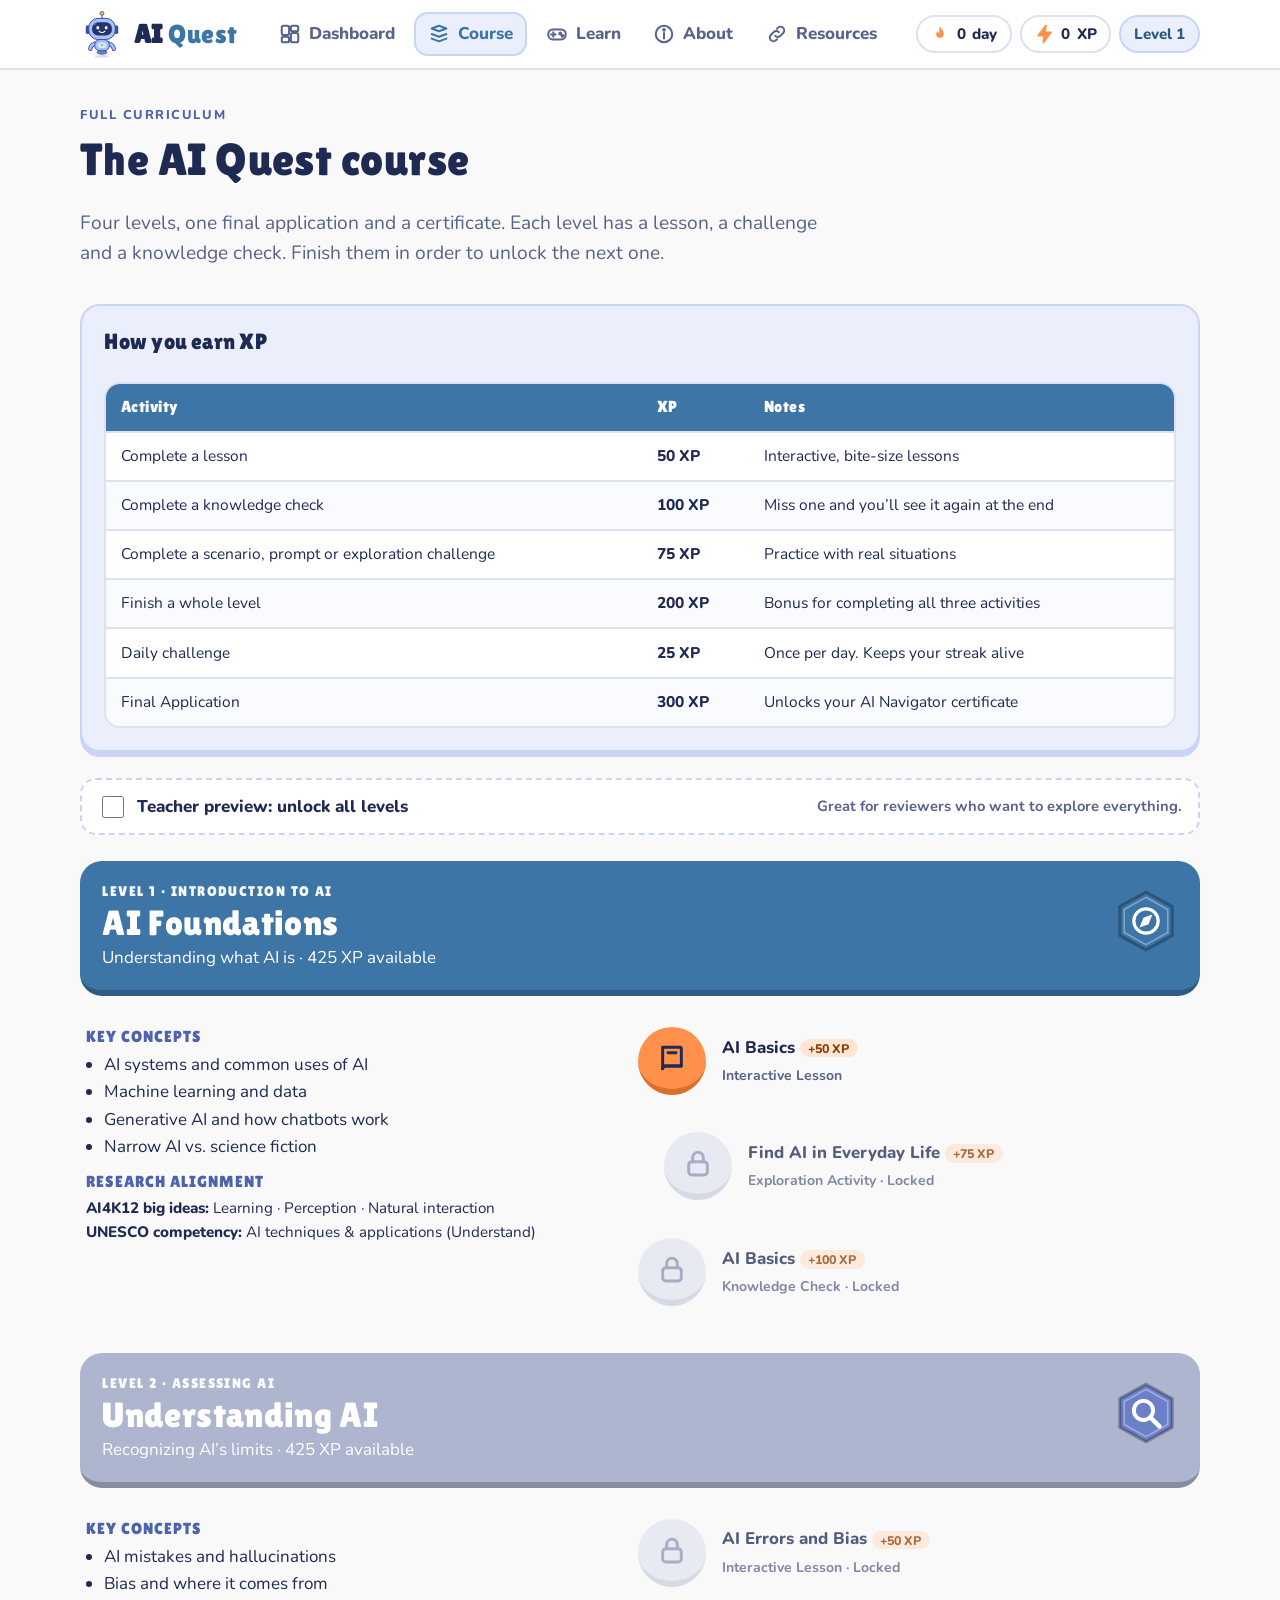
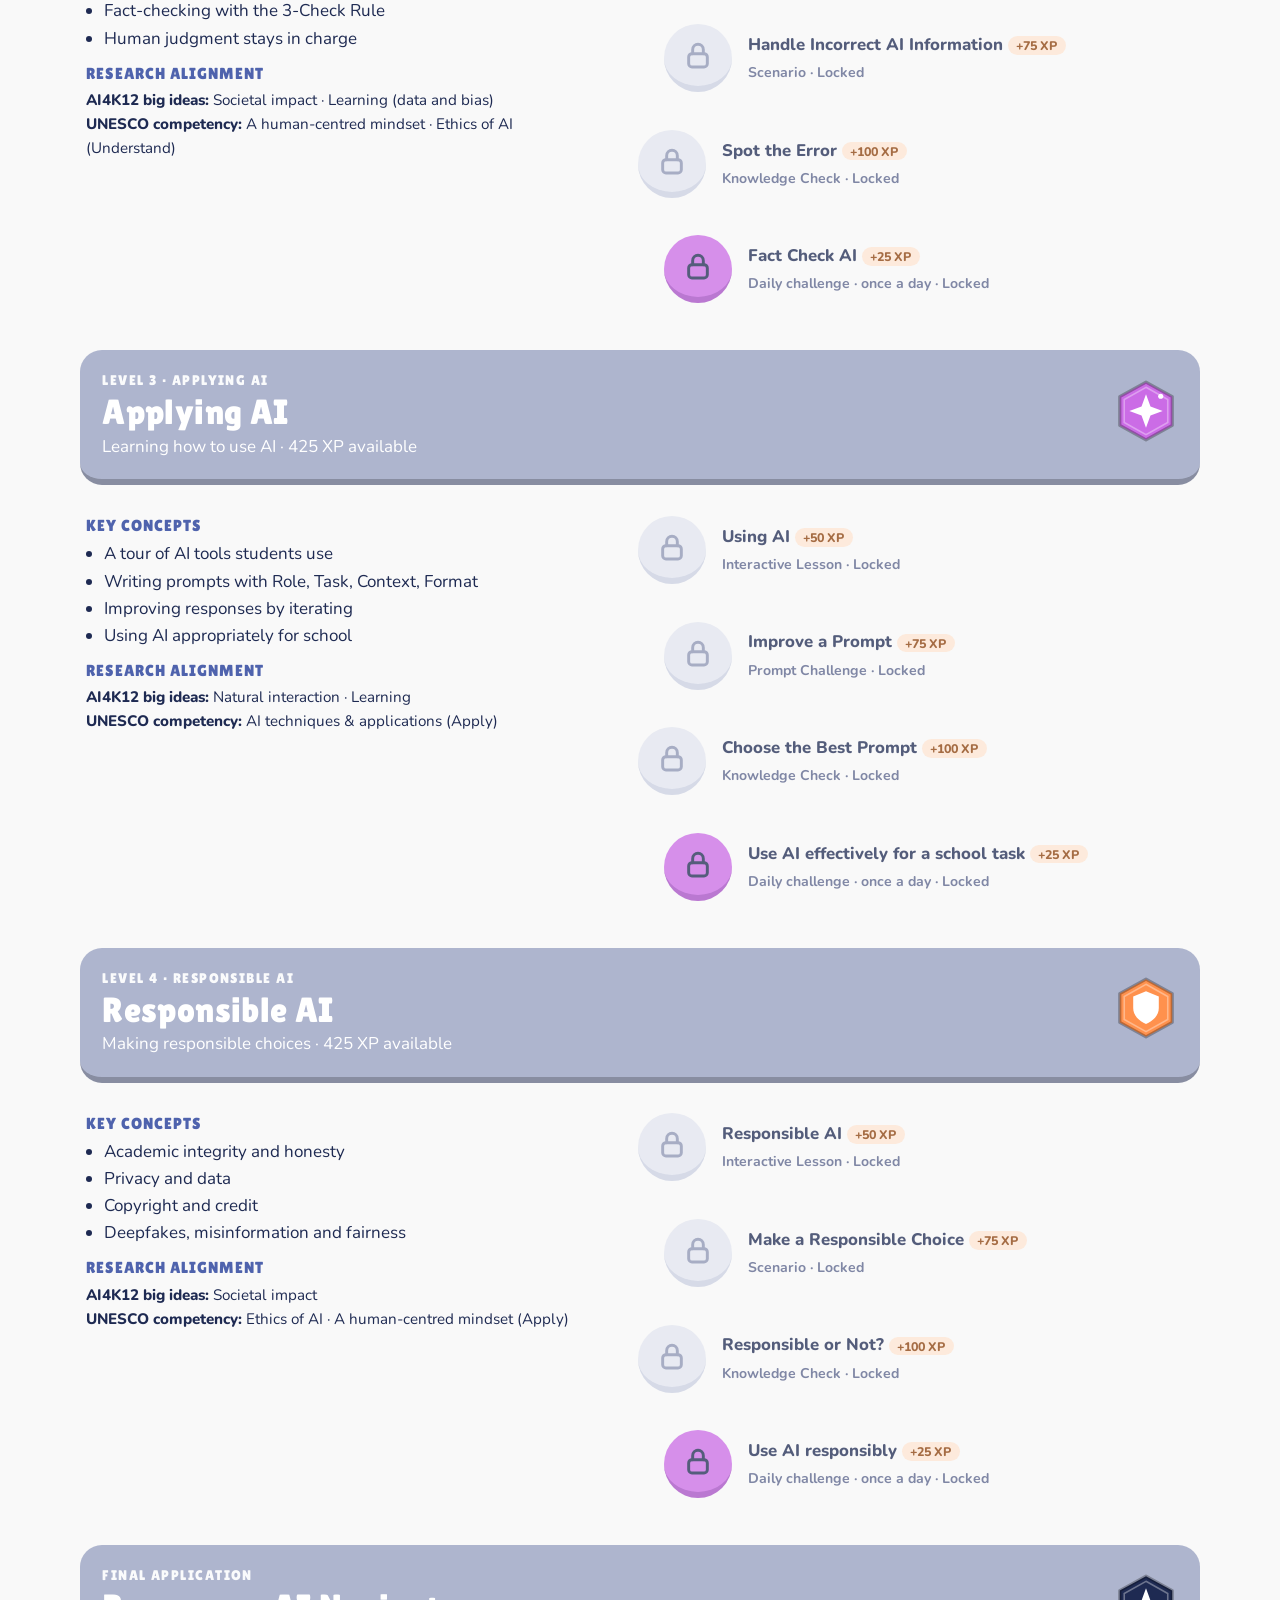
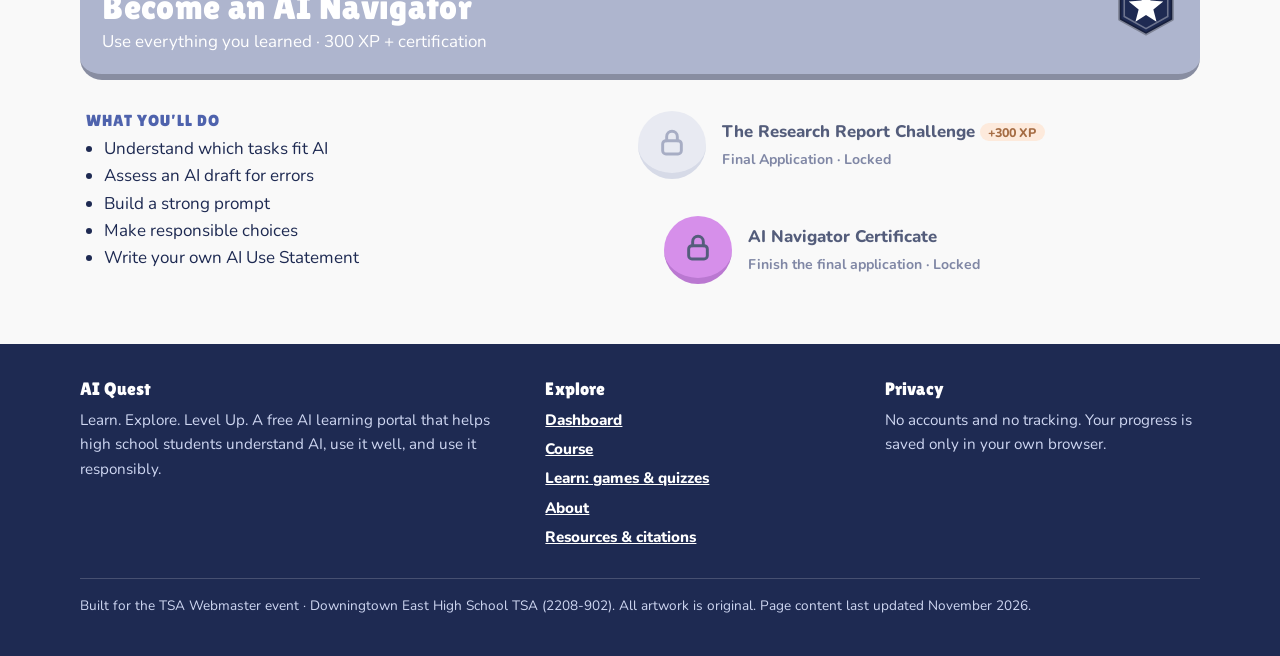
<file: course.html>
<!DOCTYPE html>
<html lang="en">
<head>
<meta charset="utf-8">
<meta name="viewport" content="width=device-width, initial-scale=1">
<title>Course · AI Quest</title>
<meta name="description" content="The full AI Quest curriculum: four levels covering AI foundations, assessing AI, applying AI tools and techniques, and responsible AI, plus a final application.">
<meta name="theme-color" content="#3C75A6">
<link rel="icon" href="favicon.svg" type="image/svg+xml">
<link rel="preconnect" href="https://fonts.googleapis.com">
<link rel="preconnect" href="https://fonts.gstatic.com" crossorigin>
<link href="https://fonts.googleapis.com/css2?family=Lilita+One&amp;family=Nunito:wght@400;600;800&amp;display=swap" rel="stylesheet">
<link rel="stylesheet" href="style.css">
</head>
<body class="has-nav">
<a class="skip" href="#main">Skip to main content</a>
<header class="site-header">
  <div class="container">
    <a class="brand" href="index.html" aria-label="AI Quest home"><img src="logo.svg" alt="" width="44" height="48"><span>AI <b>Quest</b></span></a>
    <nav class="nav" aria-label="Main"><a href="dashboard.html"><svg viewBox="0 0 24 24" fill="none" stroke="currentColor" stroke-width="2.2" stroke-linecap="round" stroke-linejoin="round" aria-hidden="true" focusable="false"><rect x="3" y="3" width="8" height="10" rx="2"/><rect x="13" y="3" width="8" height="6" rx="2"/><rect x="13" y="11" width="8" height="10" rx="2"/><rect x="3" y="15" width="8" height="6" rx="2"/></svg><span>Dashboard</span></a><a href="course.html" aria-current="page"><svg viewBox="0 0 24 24" fill="none" stroke="currentColor" stroke-width="2.2" stroke-linecap="round" stroke-linejoin="round" aria-hidden="true" focusable="false"><path d="M4 6l8-3 8 3-8 3z"/><path d="M4 12l8 3 8-3M4 17l8 3 8-3"/></svg><span>Course</span></a><a href="learn.html"><svg viewBox="0 0 24 24" fill="none" stroke="currentColor" stroke-width="2.2" stroke-linecap="round" stroke-linejoin="round" aria-hidden="true" focusable="false"><rect x="2.5" y="7" width="19" height="11" rx="5"/><path d="M8 10v5M5.5 12.5h5"/><circle cx="15.5" cy="11.5" r="1" fill="currentColor"/><circle cx="18" cy="14" r="1" fill="currentColor"/></svg><span>Learn</span></a><a href="about.html"><svg viewBox="0 0 24 24" fill="none" stroke="currentColor" stroke-width="2.2" stroke-linecap="round" stroke-linejoin="round" aria-hidden="true" focusable="false"><circle cx="12" cy="12" r="9"/><path d="M12 11v6"/><circle cx="12" cy="7.5" r=".9" fill="currentColor"/></svg><span>About</span></a><a href="resources.html"><svg viewBox="0 0 24 24" fill="none" stroke="currentColor" stroke-width="2.2" stroke-linecap="round" stroke-linejoin="round" aria-hidden="true" focusable="false"><path d="M10 14a4 4 0 0 0 5.7 0l3-3a4 4 0 0 0-5.7-5.7l-1 1"/><path d="M14 10a4 4 0 0 0-5.7 0l-3 3a4 4 0 0 0 5.7 5.7l1-1"/></svg><span>Resources</span></a></nav>
    <div class="stats">
      <span class="chip streak" title="Day streak"><svg viewBox="0 0 24 24" fill="none" stroke="currentColor" stroke-width="2.2" stroke-linecap="round" stroke-linejoin="round" aria-hidden="true" focusable="false"><path fill="currentColor" stroke="none" d="M12 2c.5 3.5 4.5 5.5 4.5 10a4.5 4.5 0 0 1-9 0c0-1.8.8-3 1.8-4 .2 1.6 1 2.5 2 2.7C11 8.5 10.8 5 12 2z"/></svg><span data-streak>0</span><span class="lbl">day</span></span>
      <a class="chip xp" href="dashboard.html" title="Your total XP"><svg viewBox="0 0 24 24" fill="none" stroke="currentColor" stroke-width="2.2" stroke-linecap="round" stroke-linejoin="round" aria-hidden="true" focusable="false"><path d="M13 2 4 14h7l-1 8 9-12h-7z" fill="currentColor"/></svg><span data-xp>0</span><span class="lbl">XP</span></a>
      <span class="chip level" data-level>Level 1</span>
    </div>
  </div>
</header>
<main id="main">
<div class="container">
  <div class="page-head">
    <div class="eyebrow">Full curriculum</div>
    <h1>The AI Quest course</h1>
    <p class="lead" style="max-width:62ch">Four levels, one final application and a certificate. Each level has a lesson, a challenge and a knowledge check. Finish them in order to unlock the next one.</p>
  </div>

  <div class="card tint" style="margin-bottom:1.6rem">
    <h2 style="font-size:1.4rem">How you earn XP</h2>
    <div class="tbl-wrap">
      <table class="tbl" style="margin-bottom:0">
        <thead><tr><th scope="col">Activity</th><th scope="col">XP</th><th scope="col">Notes</th></tr></thead>
        <tbody>
          <tr><td>Complete a lesson</td><td><b>50 XP</b></td><td>Interactive, bite-size lessons</td></tr>
          <tr><td>Complete a knowledge check</td><td><b>100 XP</b></td><td>Miss one and you’ll see it again at the end</td></tr>
          <tr><td>Complete a scenario, prompt or exploration challenge</td><td><b>75 XP</b></td><td>Practice with real situations</td></tr>
          <tr><td>Finish a whole level</td><td><b>200 XP</b></td><td>Bonus for completing all three activities</td></tr>
          <tr><td>Daily challenge</td><td><b>25 XP</b></td><td>Once per day. Keeps your streak alive</td></tr>
          <tr><td>Final Application</td><td><b>300 XP</b></td><td>Unlocks your AI Navigator certificate</td></tr>
        </tbody>
      </table>
    </div>
  </div>

  <div id="course-root"><div class="empty">Loading the course…</div></div>
</div>
</main>
<footer class="site-footer">
  <div class="container">
    <div class="cols">
      <div>
        <h4>AI Quest</h4>
        <p>Learn. Explore. Level Up. A free AI learning portal that helps high school students understand AI, use it well, and use it responsibly.</p>
      </div>
      <div>
        <h4>Explore</h4>
        <ul>
          <li><a href="dashboard.html">Dashboard</a></li>
          <li><a href="course.html">Course</a></li>
          <li><a href="learn.html">Learn: games &amp; quizzes</a></li>
          <li><a href="about.html">About</a></li>
          <li><a href="resources.html">Resources &amp; citations</a></li>
        </ul>
      </div>
      <div>
        <h4>Privacy</h4>
        <p>No accounts and no tracking. Your progress is saved only in your own browser.</p>
      </div>
    </div>
    <p class="fine">Built for the TSA Webmaster event · Downingtown East High School TSA (2208-902). All artwork is original. Page content last updated November 2026.</p>
  </div>
</footer>
<noscript><div style="position:fixed;bottom:0;left:0;right:0;background:#FF914D;color:#1E2A52;padding:.8rem 1rem;text-align:center;font-weight:800;z-index:999">AI Quest’s lessons and progress tracking need JavaScript. Please turn it on to play.</div></noscript>
<script src="data.js"></script>
<script src="store.js"></script>
<script src="ui.js"></script>
<script src="course.js"></script>
</body>
</html>
</file>
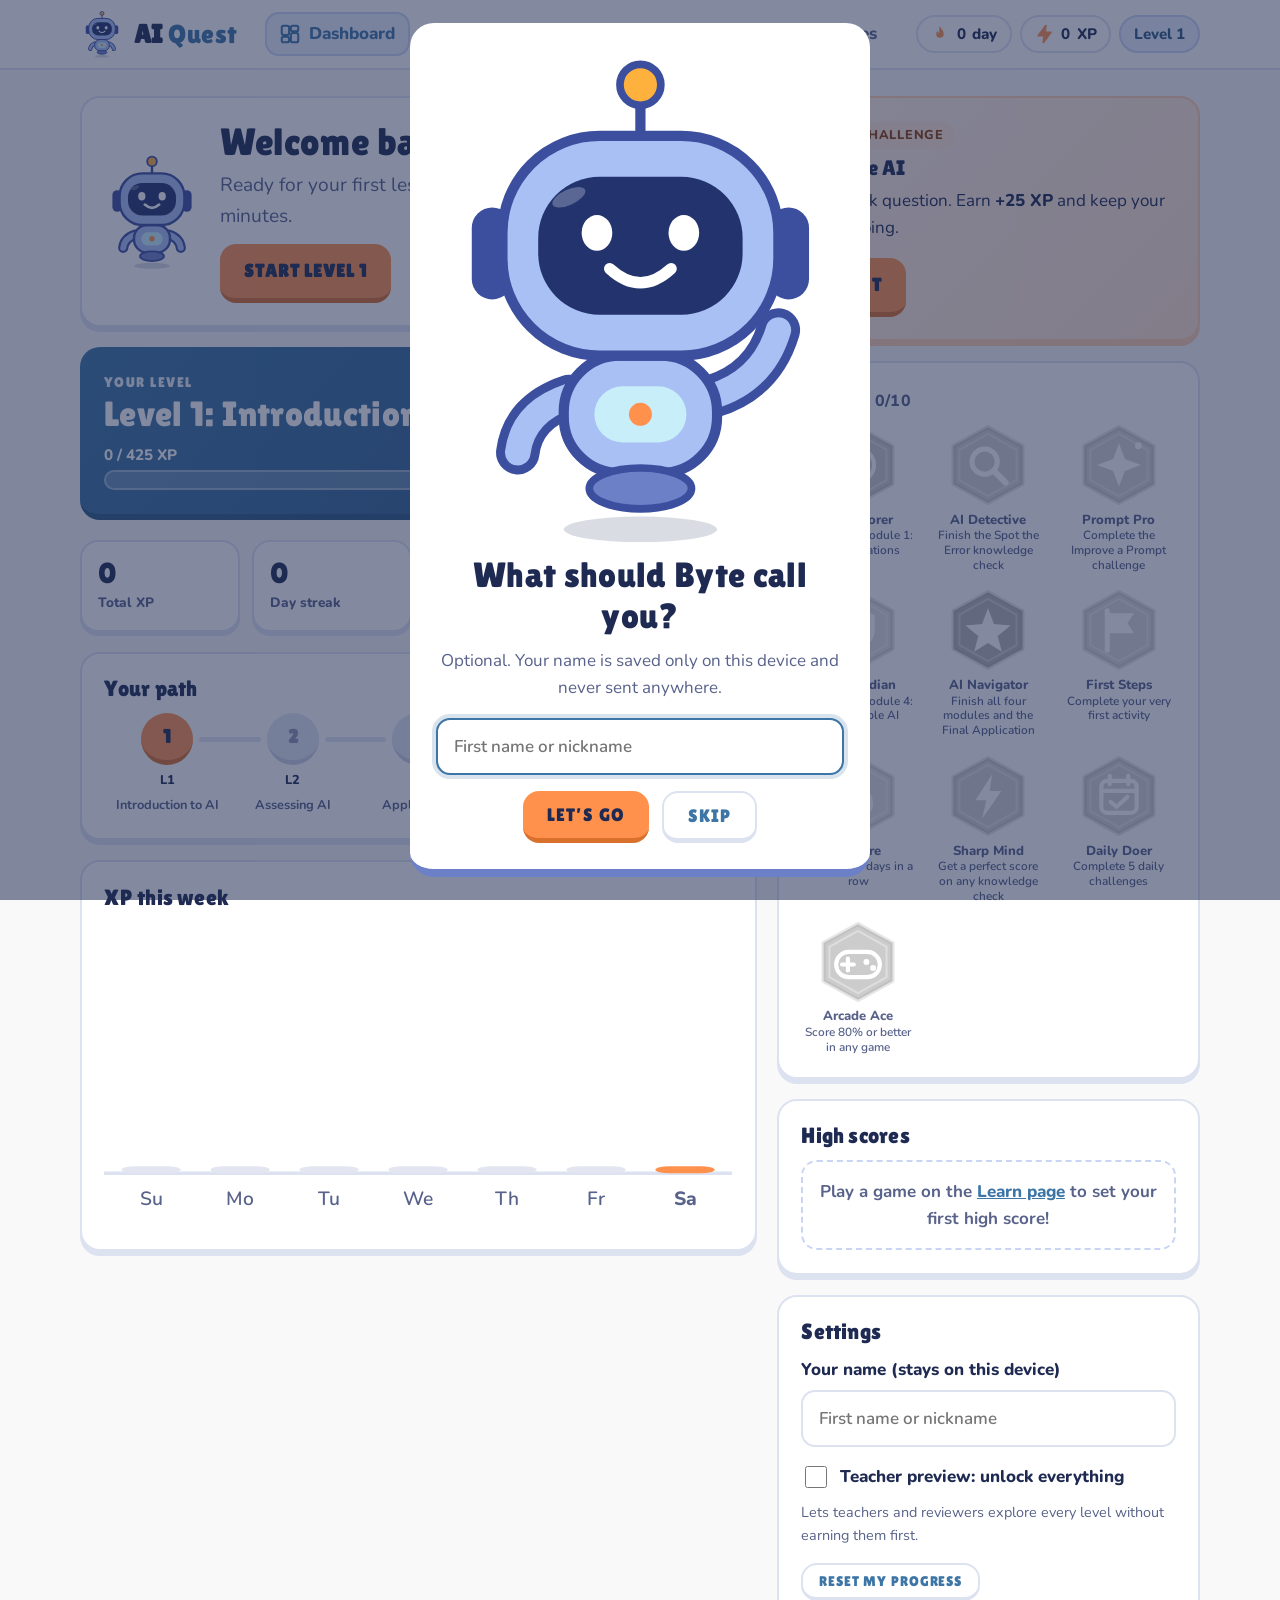
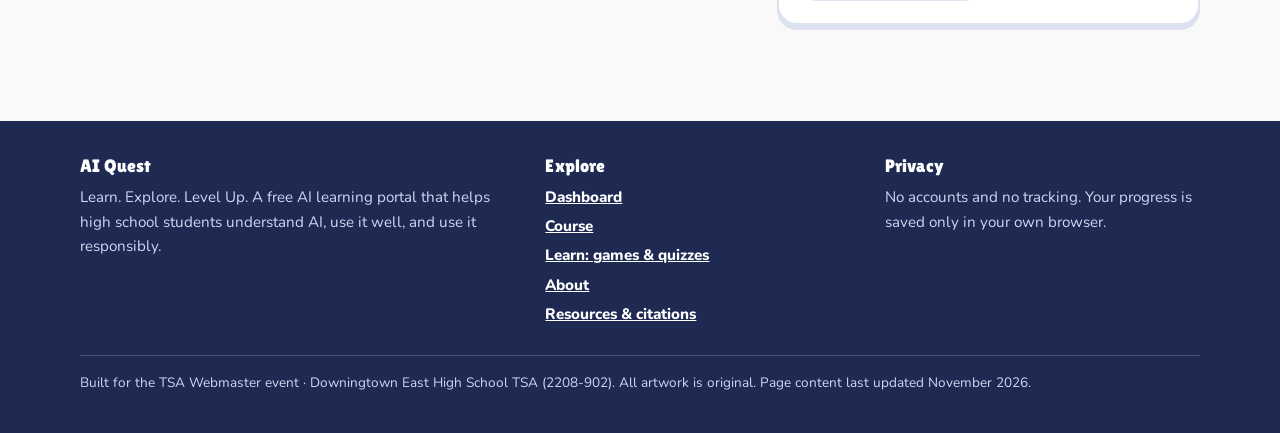
<file: dashboard.html>
<!DOCTYPE html>
<html lang="en">
<head>
<meta charset="utf-8">
<meta name="viewport" content="width=device-width, initial-scale=1">
<title>Dashboard · AI Quest</title>
<meta name="description" content="Your AI Quest dashboard: current level, XP, badges, daily challenge, streak and weekly progress.">
<meta name="theme-color" content="#3C75A6">
<link rel="icon" href="favicon.svg" type="image/svg+xml">
<link rel="preconnect" href="https://fonts.googleapis.com">
<link rel="preconnect" href="https://fonts.gstatic.com" crossorigin>
<link href="https://fonts.googleapis.com/css2?family=Lilita+One&amp;family=Nunito:wght@400;600;800&amp;display=swap" rel="stylesheet">
<link rel="stylesheet" href="style.css">
</head>
<body class="has-nav">
<a class="skip" href="#main">Skip to main content</a>
<header class="site-header">
  <div class="container">
    <a class="brand" href="index.html" aria-label="AI Quest home"><img src="logo.svg" alt="" width="44" height="48"><span>AI <b>Quest</b></span></a>
    <nav class="nav" aria-label="Main"><a href="dashboard.html" aria-current="page"><svg viewBox="0 0 24 24" fill="none" stroke="currentColor" stroke-width="2.2" stroke-linecap="round" stroke-linejoin="round" aria-hidden="true" focusable="false"><rect x="3" y="3" width="8" height="10" rx="2"/><rect x="13" y="3" width="8" height="6" rx="2"/><rect x="13" y="11" width="8" height="10" rx="2"/><rect x="3" y="15" width="8" height="6" rx="2"/></svg><span>Dashboard</span></a><a href="course.html"><svg viewBox="0 0 24 24" fill="none" stroke="currentColor" stroke-width="2.2" stroke-linecap="round" stroke-linejoin="round" aria-hidden="true" focusable="false"><path d="M4 6l8-3 8 3-8 3z"/><path d="M4 12l8 3 8-3M4 17l8 3 8-3"/></svg><span>Course</span></a><a href="learn.html"><svg viewBox="0 0 24 24" fill="none" stroke="currentColor" stroke-width="2.2" stroke-linecap="round" stroke-linejoin="round" aria-hidden="true" focusable="false"><rect x="2.5" y="7" width="19" height="11" rx="5"/><path d="M8 10v5M5.5 12.5h5"/><circle cx="15.5" cy="11.5" r="1" fill="currentColor"/><circle cx="18" cy="14" r="1" fill="currentColor"/></svg><span>Learn</span></a><a href="about.html"><svg viewBox="0 0 24 24" fill="none" stroke="currentColor" stroke-width="2.2" stroke-linecap="round" stroke-linejoin="round" aria-hidden="true" focusable="false"><circle cx="12" cy="12" r="9"/><path d="M12 11v6"/><circle cx="12" cy="7.5" r=".9" fill="currentColor"/></svg><span>About</span></a><a href="resources.html"><svg viewBox="0 0 24 24" fill="none" stroke="currentColor" stroke-width="2.2" stroke-linecap="round" stroke-linejoin="round" aria-hidden="true" focusable="false"><path d="M10 14a4 4 0 0 0 5.7 0l3-3a4 4 0 0 0-5.7-5.7l-1 1"/><path d="M14 10a4 4 0 0 0-5.7 0l-3 3a4 4 0 0 0 5.7 5.7l1-1"/></svg><span>Resources</span></a></nav>
    <div class="stats">
      <span class="chip streak" title="Day streak"><svg viewBox="0 0 24 24" fill="none" stroke="currentColor" stroke-width="2.2" stroke-linecap="round" stroke-linejoin="round" aria-hidden="true" focusable="false"><path fill="currentColor" stroke="none" d="M12 2c.5 3.5 4.5 5.5 4.5 10a4.5 4.5 0 0 1-9 0c0-1.8.8-3 1.8-4 .2 1.6 1 2.5 2 2.7C11 8.5 10.8 5 12 2z"/></svg><span data-streak>0</span><span class="lbl">day</span></span>
      <a class="chip xp" href="dashboard.html" title="Your total XP"><svg viewBox="0 0 24 24" fill="none" stroke="currentColor" stroke-width="2.2" stroke-linecap="round" stroke-linejoin="round" aria-hidden="true" focusable="false"><path d="M13 2 4 14h7l-1 8 9-12h-7z" fill="currentColor"/></svg><span data-xp>0</span><span class="lbl">XP</span></a>
      <span class="chip level" data-level>Level 1</span>
    </div>
  </div>
</header>
<main id="main">
<div class="container section" style="padding-top:1.6rem">
  <div id="dash-root" aria-live="polite"><div class="empty">Loading your dashboard…</div></div>
</div>
</main>
<footer class="site-footer">
  <div class="container">
    <div class="cols">
      <div>
        <h4>AI Quest</h4>
        <p>Learn. Explore. Level Up. A free AI learning portal that helps high school students understand AI, use it well, and use it responsibly.</p>
      </div>
      <div>
        <h4>Explore</h4>
        <ul>
          <li><a href="dashboard.html">Dashboard</a></li>
          <li><a href="course.html">Course</a></li>
          <li><a href="learn.html">Learn: games &amp; quizzes</a></li>
          <li><a href="about.html">About</a></li>
          <li><a href="resources.html">Resources &amp; citations</a></li>
        </ul>
      </div>
      <div>
        <h4>Privacy</h4>
        <p>No accounts and no tracking. Your progress is saved only in your own browser.</p>
      </div>
    </div>
    <p class="fine">Built for the TSA Webmaster event · Downingtown East High School TSA (2208-902). All artwork is original. Page content last updated November 2026.</p>
  </div>
</footer>
<noscript><div style="position:fixed;bottom:0;left:0;right:0;background:#FF914D;color:#1E2A52;padding:.8rem 1rem;text-align:center;font-weight:800;z-index:999">AI Quest’s lessons and progress tracking need JavaScript. Please turn it on to play.</div></noscript>
<script src="data.js"></script>
<script src="store.js"></script>
<script src="ui.js"></script>
<script src="dashboard.js"></script>
</body>
</html>
</file>
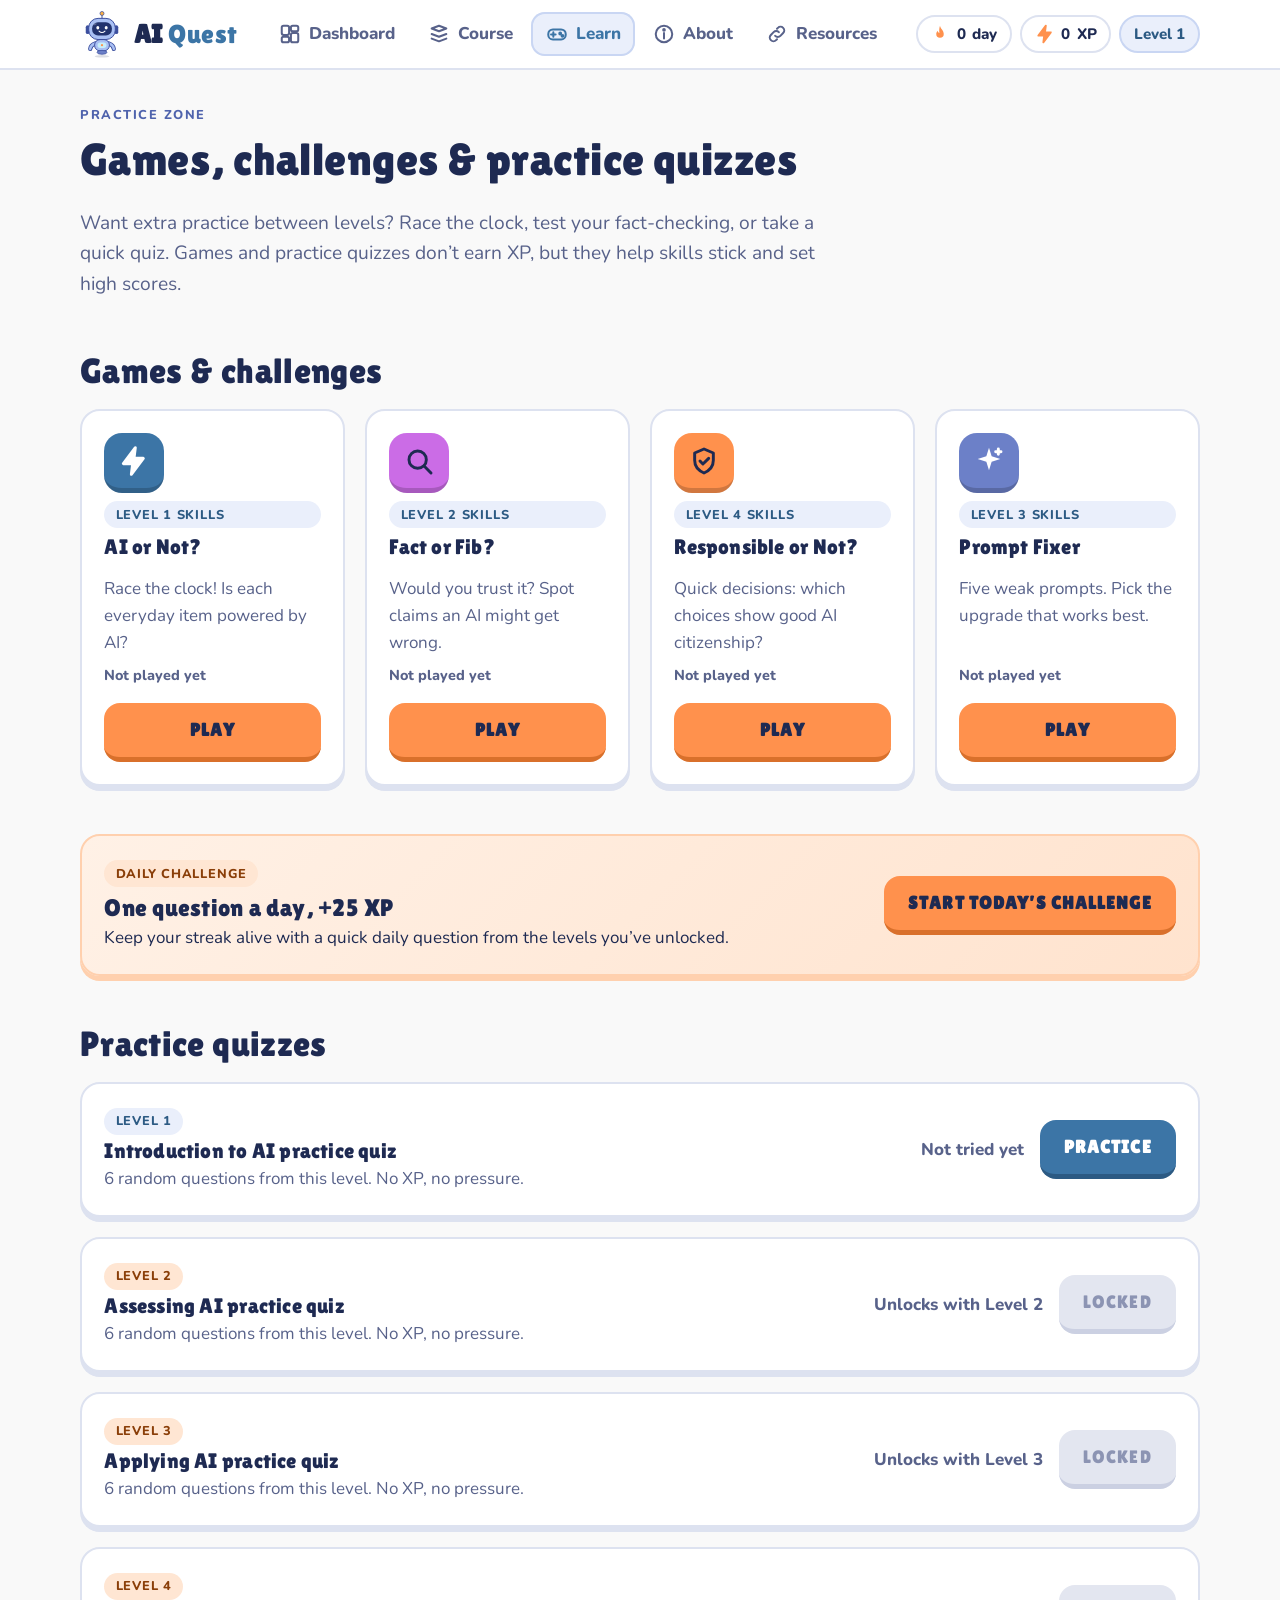
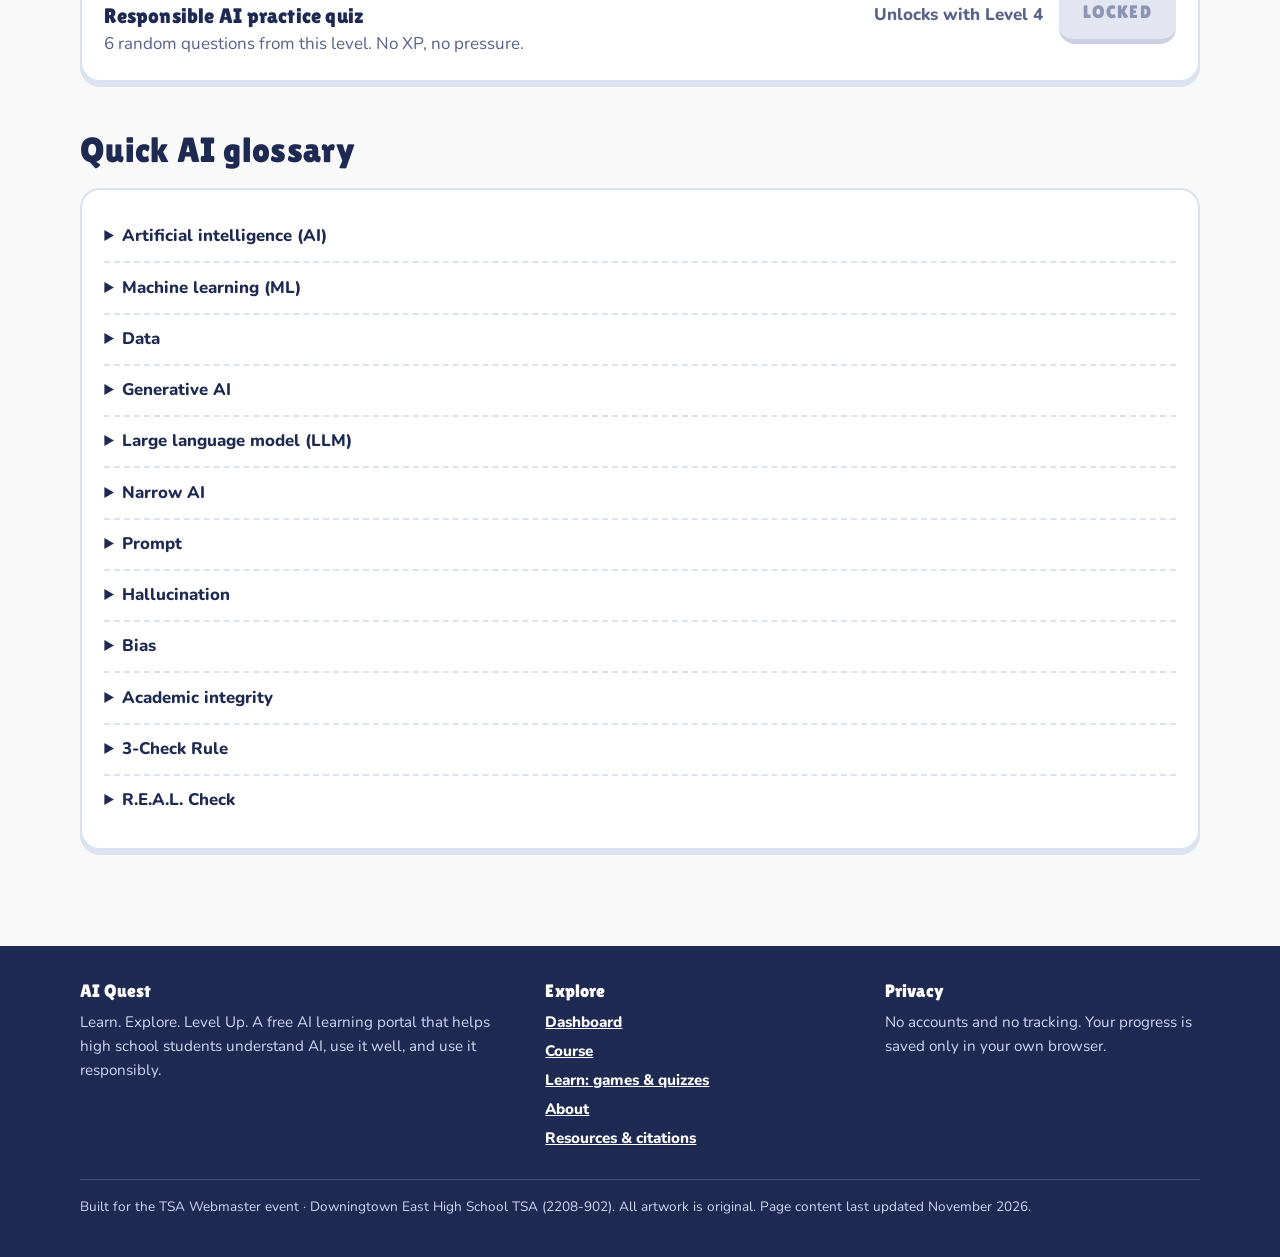
<file: learn.html>
<!DOCTYPE html>
<html lang="en">
<head>
<meta charset="utf-8">
<meta name="viewport" content="width=device-width, initial-scale=1">
<title>Learn · AI Quest</title>
<meta name="description" content="AI Quest games, challenges and practice quizzes, plus a quick AI glossary. Practice what you learned and set high scores.">
<meta name="theme-color" content="#3C75A6">
<link rel="icon" href="favicon.svg" type="image/svg+xml">
<link rel="preconnect" href="https://fonts.googleapis.com">
<link rel="preconnect" href="https://fonts.gstatic.com" crossorigin>
<link href="https://fonts.googleapis.com/css2?family=Lilita+One&amp;family=Nunito:wght@400;600;800&amp;display=swap" rel="stylesheet">
<link rel="stylesheet" href="style.css">
</head>
<body class="has-nav">
<a class="skip" href="#main">Skip to main content</a>
<header class="site-header">
  <div class="container">
    <a class="brand" href="index.html" aria-label="AI Quest home"><img src="logo.svg" alt="" width="44" height="48"><span>AI <b>Quest</b></span></a>
    <nav class="nav" aria-label="Main"><a href="dashboard.html"><svg viewBox="0 0 24 24" fill="none" stroke="currentColor" stroke-width="2.2" stroke-linecap="round" stroke-linejoin="round" aria-hidden="true" focusable="false"><rect x="3" y="3" width="8" height="10" rx="2"/><rect x="13" y="3" width="8" height="6" rx="2"/><rect x="13" y="11" width="8" height="10" rx="2"/><rect x="3" y="15" width="8" height="6" rx="2"/></svg><span>Dashboard</span></a><a href="course.html"><svg viewBox="0 0 24 24" fill="none" stroke="currentColor" stroke-width="2.2" stroke-linecap="round" stroke-linejoin="round" aria-hidden="true" focusable="false"><path d="M4 6l8-3 8 3-8 3z"/><path d="M4 12l8 3 8-3M4 17l8 3 8-3"/></svg><span>Course</span></a><a href="learn.html" aria-current="page"><svg viewBox="0 0 24 24" fill="none" stroke="currentColor" stroke-width="2.2" stroke-linecap="round" stroke-linejoin="round" aria-hidden="true" focusable="false"><rect x="2.5" y="7" width="19" height="11" rx="5"/><path d="M8 10v5M5.5 12.5h5"/><circle cx="15.5" cy="11.5" r="1" fill="currentColor"/><circle cx="18" cy="14" r="1" fill="currentColor"/></svg><span>Learn</span></a><a href="about.html"><svg viewBox="0 0 24 24" fill="none" stroke="currentColor" stroke-width="2.2" stroke-linecap="round" stroke-linejoin="round" aria-hidden="true" focusable="false"><circle cx="12" cy="12" r="9"/><path d="M12 11v6"/><circle cx="12" cy="7.5" r=".9" fill="currentColor"/></svg><span>About</span></a><a href="resources.html"><svg viewBox="0 0 24 24" fill="none" stroke="currentColor" stroke-width="2.2" stroke-linecap="round" stroke-linejoin="round" aria-hidden="true" focusable="false"><path d="M10 14a4 4 0 0 0 5.7 0l3-3a4 4 0 0 0-5.7-5.7l-1 1"/><path d="M14 10a4 4 0 0 0-5.7 0l-3 3a4 4 0 0 0 5.7 5.7l1-1"/></svg><span>Resources</span></a></nav>
    <div class="stats">
      <span class="chip streak" title="Day streak"><svg viewBox="0 0 24 24" fill="none" stroke="currentColor" stroke-width="2.2" stroke-linecap="round" stroke-linejoin="round" aria-hidden="true" focusable="false"><path fill="currentColor" stroke="none" d="M12 2c.5 3.5 4.5 5.5 4.5 10a4.5 4.5 0 0 1-9 0c0-1.8.8-3 1.8-4 .2 1.6 1 2.5 2 2.7C11 8.5 10.8 5 12 2z"/></svg><span data-streak>0</span><span class="lbl">day</span></span>
      <a class="chip xp" href="dashboard.html" title="Your total XP"><svg viewBox="0 0 24 24" fill="none" stroke="currentColor" stroke-width="2.2" stroke-linecap="round" stroke-linejoin="round" aria-hidden="true" focusable="false"><path d="M13 2 4 14h7l-1 8 9-12h-7z" fill="currentColor"/></svg><span data-xp>0</span><span class="lbl">XP</span></a>
      <span class="chip level" data-level>Level 1</span>
    </div>
  </div>
</header>
<main id="main">
<div class="container">
  <div class="page-head">
    <div class="eyebrow">Practice zone</div>
    <h1>Games, challenges &amp; practice quizzes</h1>
    <p class="lead" style="max-width:62ch">Want extra practice between levels? Race the clock, test your fact-checking, or take a quick quiz. Games and practice quizzes don’t earn XP, but they help skills stick and set high scores.</p>
  </div>

  <section class="section" style="padding-top:1rem" aria-labelledby="gh">
    <h2 id="gh">Games &amp; challenges</h2>
    <div class="grid g4" id="games-root"></div>
  </section>

  <section class="section" style="padding-top:0" aria-labelledby="dc">
    <div class="card daily" style="display:flex;gap:1.2rem;align-items:center;flex-wrap:wrap">
      <div style="flex:1;min-width:240px">
        <span class="pill orange">Daily challenge</span>
        <h2 id="dc" style="margin:.4rem 0 .2rem;font-size:1.5rem">One question a day, +25 XP</h2>
        <p style="margin:0">Keep your streak alive with a quick daily question from the levels you’ve unlocked.</p>
      </div>
      <a class="btn orange" href="activity.html?id=daily">Start today’s challenge</a>
    </div>
  </section>

  <section class="section" style="padding-top:0" aria-labelledby="ph">
    <h2 id="ph">Practice quizzes</h2>
    <div class="grid" id="practice-root"></div>
  </section>

  <section class="section" style="padding-top:0" aria-labelledby="gl">
    <h2 id="gl">Quick AI glossary</h2>
    <div class="card prose">
      <details><summary><b>Artificial intelligence (AI)</b></summary><p>Technology that lets computers do tasks that normally need human intelligence, like recognizing speech or images, making predictions, or generating content.</p></details>
      <details><summary><b>Machine learning (ML)</b></summary><p>A way of building AI where a computer finds patterns in examples (data) instead of only following hand-written rules.</p></details>
      <details><summary><b>Data</b></summary><p>The examples an AI learns from, such as photos, text, numbers or sounds.</p></details>
      <details><summary><b>Generative AI</b></summary><p>AI that creates new content, such as text, images, audio or code, based on patterns it learned.</p></details>
      <details><summary><b>Large language model (LLM)</b></summary><p>The kind of AI behind many chatbots. It learned from huge amounts of text to predict what words are likely to come next.</p></details>
      <details><summary><b>Narrow AI</b></summary><p>AI that is good at specific tasks only. All AI available today is narrow AI.</p></details>
      <details><summary><b>Prompt</b></summary><p>The instruction or question you give an AI tool.</p></details>
      <details><summary><b>Hallucination</b></summary><p>When an AI produces information that sounds believable but is false or made up, such as a source that doesn’t exist.</p></details>
      <details><summary><b>Bias</b></summary><p>Results that are systematically unfair or skewed toward or against certain people or ideas, often because of unbalanced data.</p></details>
      <details><summary><b>Academic integrity</b></summary><p>Being honest about your work: doing your own thinking, following the rules, and giving credit for help and sources.</p></details>
      <details><summary><b>3-Check Rule</b></summary><p>Source check, second-source check, sense check. A routine for verifying AI answers.</p></details>
      <details><summary><b>R.E.A.L. Check</b></summary><p>Rules, Effort, Accuracy, Look out. Four questions to ask before you submit or share anything made with AI.</p></details>
    </div>
  </section>
</div>
<style>
  details{border-bottom:2px dashed var(--line);padding:.7rem 0}
  details:last-child{border:0}
  summary{cursor:pointer;font-size:1.05rem}
  details p{margin:.5rem 0 0;color:var(--muted);font-weight:600}
</style>
</main>
<footer class="site-footer">
  <div class="container">
    <div class="cols">
      <div>
        <h4>AI Quest</h4>
        <p>Learn. Explore. Level Up. A free AI learning portal that helps high school students understand AI, use it well, and use it responsibly.</p>
      </div>
      <div>
        <h4>Explore</h4>
        <ul>
          <li><a href="dashboard.html">Dashboard</a></li>
          <li><a href="course.html">Course</a></li>
          <li><a href="learn.html">Learn: games &amp; quizzes</a></li>
          <li><a href="about.html">About</a></li>
          <li><a href="resources.html">Resources &amp; citations</a></li>
        </ul>
      </div>
      <div>
        <h4>Privacy</h4>
        <p>No accounts and no tracking. Your progress is saved only in your own browser.</p>
      </div>
    </div>
    <p class="fine">Built for the TSA Webmaster event · Downingtown East High School TSA (2208-902). All artwork is original. Page content last updated November 2026.</p>
  </div>
</footer>
<noscript><div style="position:fixed;bottom:0;left:0;right:0;background:#FF914D;color:#1E2A52;padding:.8rem 1rem;text-align:center;font-weight:800;z-index:999">AI Quest’s lessons and progress tracking need JavaScript. Please turn it on to play.</div></noscript>
<script src="data.js"></script>
<script src="store.js"></script>
<script src="ui.js"></script>
<script src="learn.js"></script>
</body>
</html>
</file>
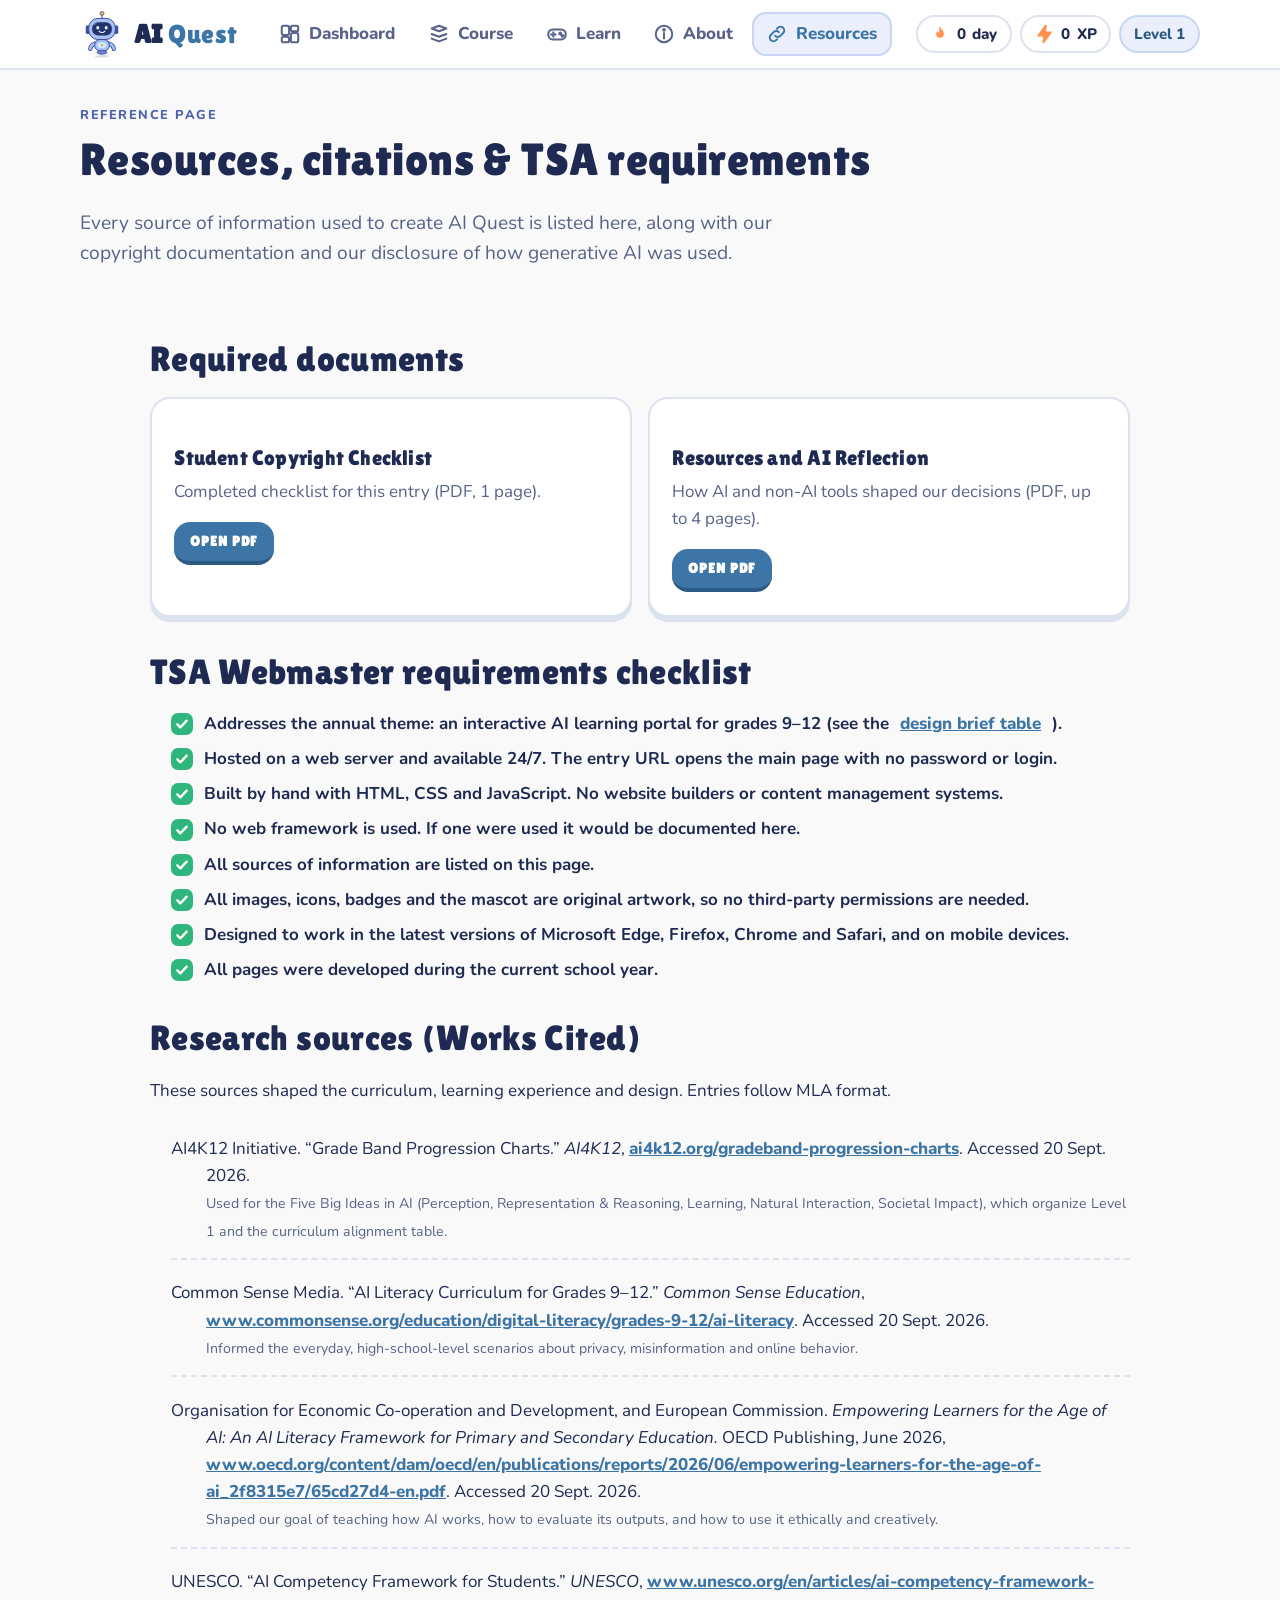
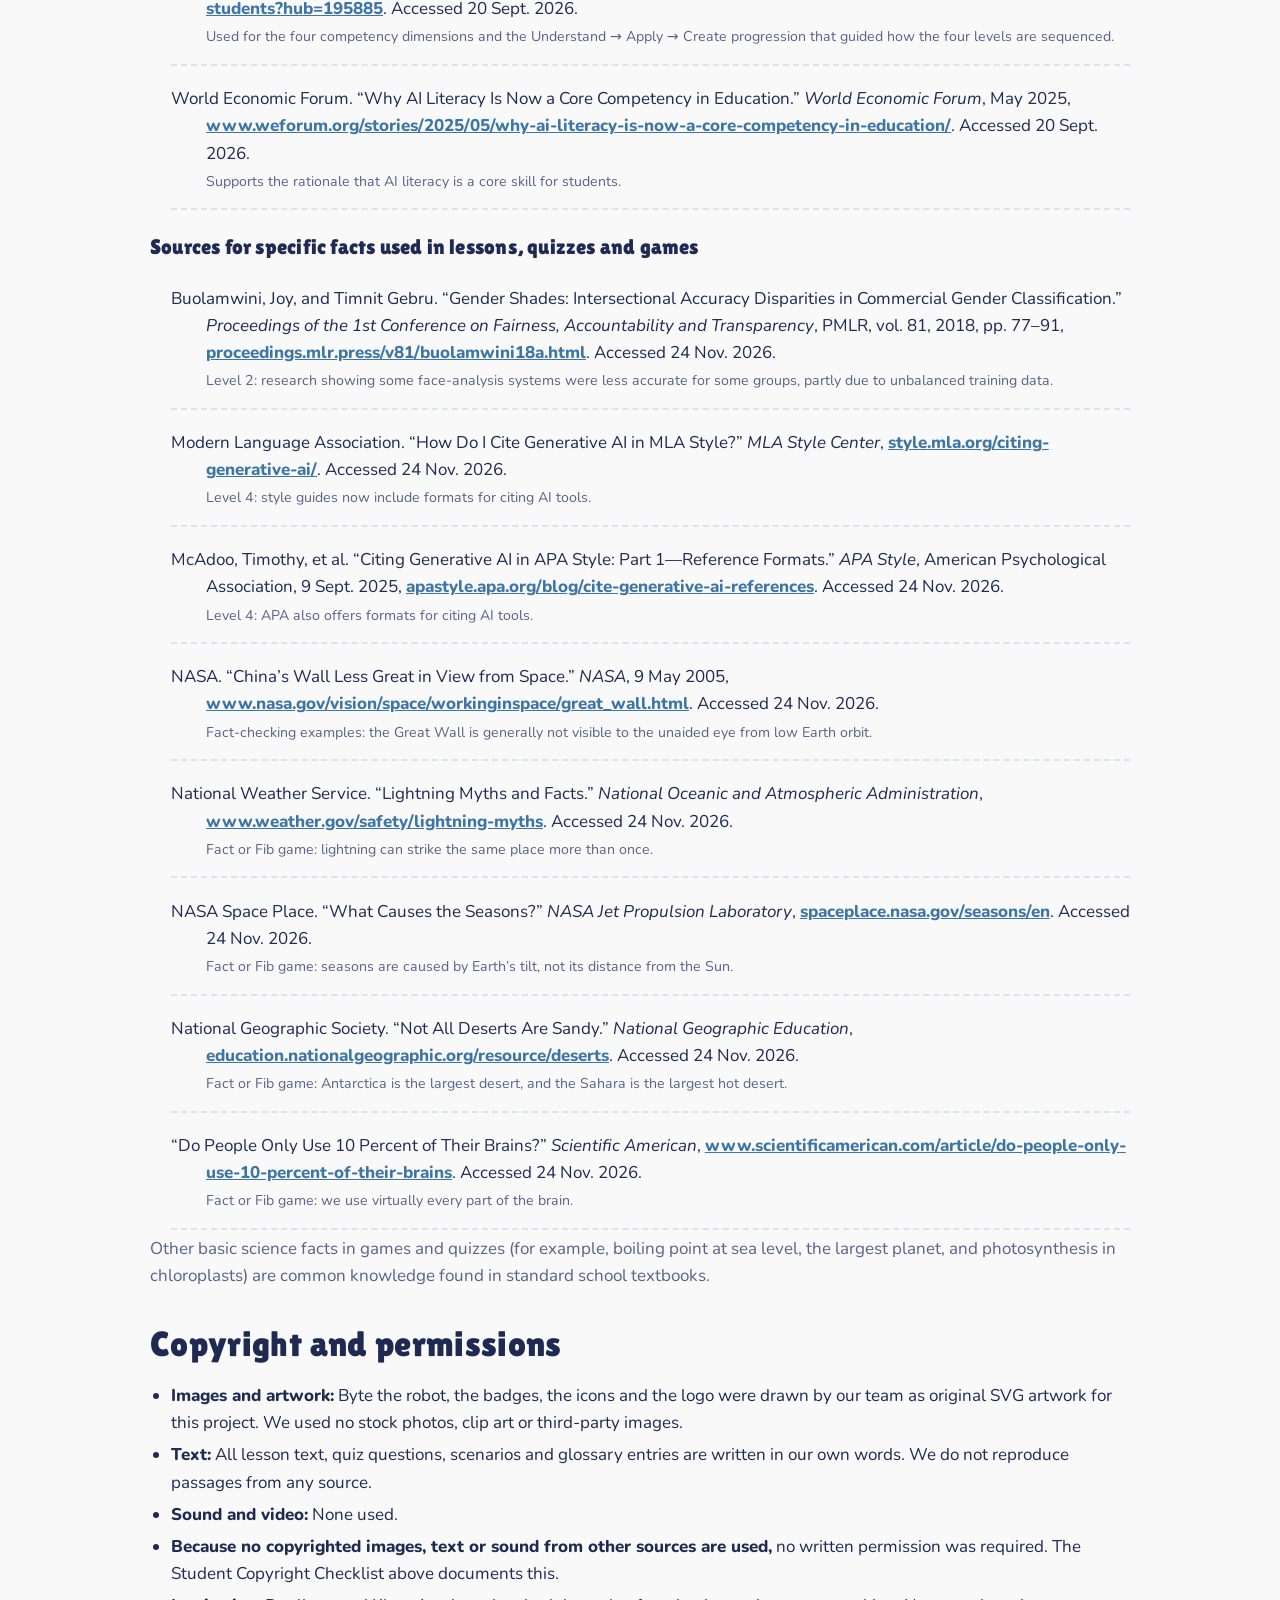
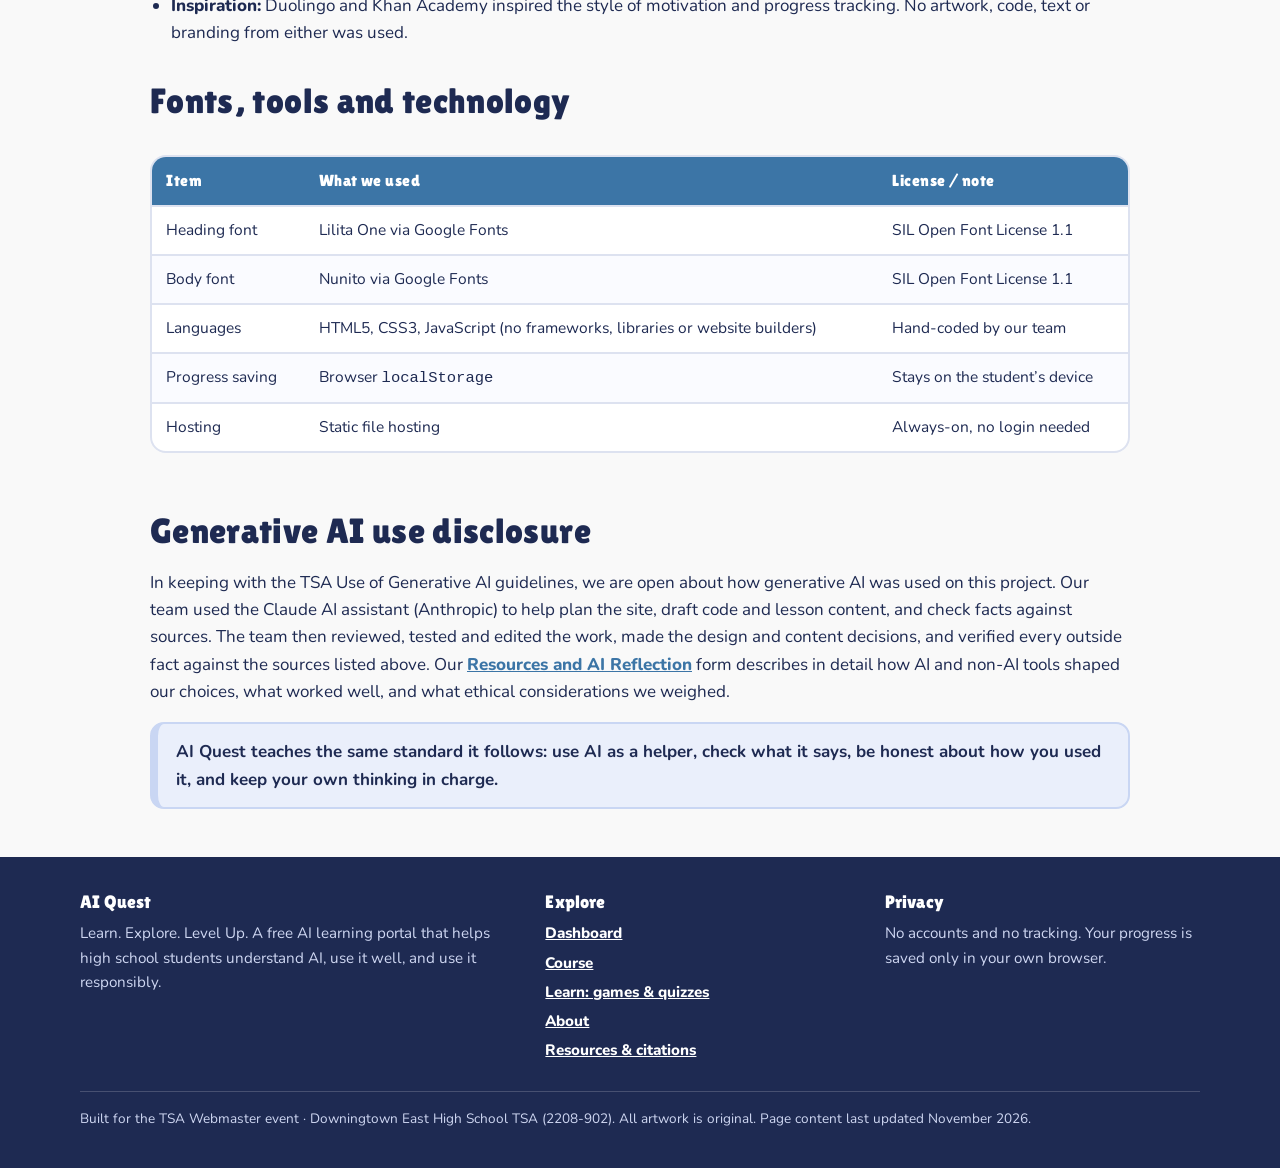
<file: resources.html>
<!DOCTYPE html>
<html lang="en">
<head>
<meta charset="utf-8">
<meta name="viewport" content="width=device-width, initial-scale=1">
<title>Resources & Citations · AI Quest</title>
<meta name="description" content="Sources, citations, copyright documentation, AI use disclosure and TSA Webmaster requirements for AI Quest.">
<meta name="theme-color" content="#3C75A6">
<link rel="icon" href="favicon.svg" type="image/svg+xml">
<link rel="preconnect" href="https://fonts.googleapis.com">
<link rel="preconnect" href="https://fonts.gstatic.com" crossorigin>
<link href="https://fonts.googleapis.com/css2?family=Lilita+One&amp;family=Nunito:wght@400;600;800&amp;display=swap" rel="stylesheet">
<link rel="stylesheet" href="style.css">
</head>
<body class="has-nav">
<a class="skip" href="#main">Skip to main content</a>
<header class="site-header">
  <div class="container">
    <a class="brand" href="index.html" aria-label="AI Quest home"><img src="logo.svg" alt="" width="44" height="48"><span>AI <b>Quest</b></span></a>
    <nav class="nav" aria-label="Main"><a href="dashboard.html"><svg viewBox="0 0 24 24" fill="none" stroke="currentColor" stroke-width="2.2" stroke-linecap="round" stroke-linejoin="round" aria-hidden="true" focusable="false"><rect x="3" y="3" width="8" height="10" rx="2"/><rect x="13" y="3" width="8" height="6" rx="2"/><rect x="13" y="11" width="8" height="10" rx="2"/><rect x="3" y="15" width="8" height="6" rx="2"/></svg><span>Dashboard</span></a><a href="course.html"><svg viewBox="0 0 24 24" fill="none" stroke="currentColor" stroke-width="2.2" stroke-linecap="round" stroke-linejoin="round" aria-hidden="true" focusable="false"><path d="M4 6l8-3 8 3-8 3z"/><path d="M4 12l8 3 8-3M4 17l8 3 8-3"/></svg><span>Course</span></a><a href="learn.html"><svg viewBox="0 0 24 24" fill="none" stroke="currentColor" stroke-width="2.2" stroke-linecap="round" stroke-linejoin="round" aria-hidden="true" focusable="false"><rect x="2.5" y="7" width="19" height="11" rx="5"/><path d="M8 10v5M5.5 12.5h5"/><circle cx="15.5" cy="11.5" r="1" fill="currentColor"/><circle cx="18" cy="14" r="1" fill="currentColor"/></svg><span>Learn</span></a><a href="about.html"><svg viewBox="0 0 24 24" fill="none" stroke="currentColor" stroke-width="2.2" stroke-linecap="round" stroke-linejoin="round" aria-hidden="true" focusable="false"><circle cx="12" cy="12" r="9"/><path d="M12 11v6"/><circle cx="12" cy="7.5" r=".9" fill="currentColor"/></svg><span>About</span></a><a href="resources.html" aria-current="page"><svg viewBox="0 0 24 24" fill="none" stroke="currentColor" stroke-width="2.2" stroke-linecap="round" stroke-linejoin="round" aria-hidden="true" focusable="false"><path d="M10 14a4 4 0 0 0 5.7 0l3-3a4 4 0 0 0-5.7-5.7l-1 1"/><path d="M14 10a4 4 0 0 0-5.7 0l-3 3a4 4 0 0 0 5.7 5.7l1-1"/></svg><span>Resources</span></a></nav>
    <div class="stats">
      <span class="chip streak" title="Day streak"><svg viewBox="0 0 24 24" fill="none" stroke="currentColor" stroke-width="2.2" stroke-linecap="round" stroke-linejoin="round" aria-hidden="true" focusable="false"><path fill="currentColor" stroke="none" d="M12 2c.5 3.5 4.5 5.5 4.5 10a4.5 4.5 0 0 1-9 0c0-1.8.8-3 1.8-4 .2 1.6 1 2.5 2 2.7C11 8.5 10.8 5 12 2z"/></svg><span data-streak>0</span><span class="lbl">day</span></span>
      <a class="chip xp" href="dashboard.html" title="Your total XP"><svg viewBox="0 0 24 24" fill="none" stroke="currentColor" stroke-width="2.2" stroke-linecap="round" stroke-linejoin="round" aria-hidden="true" focusable="false"><path d="M13 2 4 14h7l-1 8 9-12h-7z" fill="currentColor"/></svg><span data-xp>0</span><span class="lbl">XP</span></a>
      <span class="chip level" data-level>Level 1</span>
    </div>
  </div>
</header>
<main id="main">
<div class="container">
  <div class="page-head">
    <div class="eyebrow">Reference page</div>
    <h1>Resources, citations &amp; TSA requirements</h1>
    <p class="lead" style="max-width:64ch">Every source of information used to create AI Quest is listed here, along with our copyright documentation and our disclosure of how generative AI was used.</p>
  </div>

  <div class="narrow prose" style="margin:0 auto;width:min(980px,100% - 2.5rem)">

    <h2 id="docs">Required documents</h2>
    <div class="doc-links">
      <div class="card"><h3>Student Copyright Checklist</h3><p class="muted">Completed checklist for this entry (PDF, 1 page).</p><a class="btn small" href="Student-Copyright-Checklist.pdf" target="_blank" rel="noopener">Open PDF</a></div>
      <div class="card"><h3>Resources and AI Reflection</h3><p class="muted">How AI and non-AI tools shaped our decisions (PDF, up to 4 pages).</p><a class="btn small" href="Resources-and-AI-Reflection.pdf" target="_blank" rel="noopener">Open PDF</a></div>
    </div>

    <h2 id="requirements">TSA Webmaster requirements checklist</h2>
    <ul class="checklist">
      <li>Addresses the annual theme: an interactive AI learning portal for grades 9–12 (see the <a href="about.html#brief">design brief table</a>).</li>
      <li>Hosted on a web server and available 24/7. The entry URL opens the main page with no password or login.</li>
      <li>Built by hand with HTML, CSS and JavaScript. No website builders or content management systems.</li>
      <li>No web framework is used. If one were used it would be documented here.</li>
      <li>All sources of information are listed on this page.</li>
      <li>All images, icons, badges and the mascot are original artwork, so no third-party permissions are needed.</li>
      <li>Designed to work in the latest versions of Microsoft Edge, Firefox, Chrome and Safari, and on mobile devices.</li>
      <li>All pages were developed during the current school year.</li>
    </ul>

    <h2 id="sources">Research sources (Works Cited)</h2>
    <p>These sources shaped the curriculum, learning experience and design. Entries follow MLA format.</p>
    <ul class="refs">
      <li>AI4K12 Initiative. “Grade Band Progression Charts.” <i>AI4K12</i>, <a href="https://ai4k12.org/gradeband-progression-charts/" target="_blank" rel="noopener">ai4k12.org/gradeband-progression-charts</a>. Accessed 20 Sept. 2026.<br><small class="muted">Used for the Five Big Ideas in AI (Perception, Representation &amp; Reasoning, Learning, Natural Interaction, Societal Impact), which organize Level 1 and the curriculum alignment table.</small></li>
      <li>Common Sense Media. “AI Literacy Curriculum for Grades 9–12.” <i>Common Sense Education</i>, <a href="https://www.commonsense.org/education/digital-literacy/grades-9-12/ai-literacy" target="_blank" rel="noopener">www.commonsense.org/education/digital-literacy/grades-9-12/ai-literacy</a>. Accessed 20 Sept. 2026.<br><small class="muted">Informed the everyday, high-school-level scenarios about privacy, misinformation and online behavior.</small></li>
      <li>Organisation for Economic Co-operation and Development, and European Commission. <i>Empowering Learners for the Age of AI: An AI Literacy Framework for Primary and Secondary Education.</i> OECD Publishing, June 2026, <a href="https://www.oecd.org/content/dam/oecd/en/publications/reports/2026/06/empowering-learners-for-the-age-of-ai_2f8315e7/65cd27d4-en.pdf" target="_blank" rel="noopener">www.oecd.org/content/dam/oecd/en/publications/reports/2026/06/empowering-learners-for-the-age-of-ai_2f8315e7/65cd27d4-en.pdf</a>. Accessed 20 Sept. 2026.<br><small class="muted">Shaped our goal of teaching how AI works, how to evaluate its outputs, and how to use it ethically and creatively.</small></li>
      <li>UNESCO. “AI Competency Framework for Students.” <i>UNESCO</i>, <a href="https://www.unesco.org/en/articles/ai-competency-framework-students?hub=195885" target="_blank" rel="noopener">www.unesco.org/en/articles/ai-competency-framework-students?hub=195885</a>. Accessed 20 Sept. 2026.<br><small class="muted">Used for the four competency dimensions and the Understand → Apply → Create progression that guided how the four levels are sequenced.</small></li>
      <li>World Economic Forum. “Why AI Literacy Is Now a Core Competency in Education.” <i>World Economic Forum</i>, May 2025, <a href="https://www.weforum.org/stories/2025/05/why-ai-literacy-is-now-a-core-competency-in-education/" target="_blank" rel="noopener">www.weforum.org/stories/2025/05/why-ai-literacy-is-now-a-core-competency-in-education/</a>. Accessed 20 Sept. 2026.<br><small class="muted">Supports the rationale that AI literacy is a core skill for students.</small></li>
    </ul>

    <h3>Sources for specific facts used in lessons, quizzes and games</h3>
    <ul class="refs">
      <li>Buolamwini, Joy, and Timnit Gebru. “Gender Shades: Intersectional Accuracy Disparities in Commercial Gender Classification.” <i>Proceedings of the 1st Conference on Fairness, Accountability and Transparency</i>, PMLR, vol. 81, 2018, pp. 77–91, <a href="https://proceedings.mlr.press/v81/buolamwini18a.html" target="_blank" rel="noopener">proceedings.mlr.press/v81/buolamwini18a.html</a>. Accessed 24 Nov. 2026.<br><small class="muted">Level 2: research showing some face-analysis systems were less accurate for some groups, partly due to unbalanced training data.</small></li>
      <li>Modern Language Association. “How Do I Cite Generative AI in MLA Style?” <i>MLA Style Center</i>, <a href="https://style.mla.org/citing-generative-ai/" target="_blank" rel="noopener">style.mla.org/citing-generative-ai/</a>. Accessed 24 Nov. 2026.<br><small class="muted">Level 4: style guides now include formats for citing AI tools.</small></li>
      <li>McAdoo, Timothy, et al. “Citing Generative AI in APA Style: Part 1—Reference Formats.” <i>APA Style</i>, American Psychological Association, 9 Sept. 2025, <a href="https://apastyle.apa.org/blog/cite-generative-ai-references" target="_blank" rel="noopener">apastyle.apa.org/blog/cite-generative-ai-references</a>. Accessed 24 Nov. 2026.<br><small class="muted">Level 4: APA also offers formats for citing AI tools.</small></li>
      <li>NASA. “China’s Wall Less Great in View from Space.” <i>NASA</i>, 9 May 2005, <a href="https://www.nasa.gov/vision/space/workinginspace/great_wall.html" target="_blank" rel="noopener">www.nasa.gov/vision/space/workinginspace/great_wall.html</a>. Accessed 24 Nov. 2026.<br><small class="muted">Fact-checking examples: the Great Wall is generally not visible to the unaided eye from low Earth orbit.</small></li>
      <li>National Weather Service. “Lightning Myths and Facts.” <i>National Oceanic and Atmospheric Administration</i>, <a href="https://www.weather.gov/safety/lightning-myths" target="_blank" rel="noopener">www.weather.gov/safety/lightning-myths</a>. Accessed 24 Nov. 2026.<br><small class="muted">Fact or Fib game: lightning can strike the same place more than once.</small></li>
      <li>NASA Space Place. “What Causes the Seasons?” <i>NASA Jet Propulsion Laboratory</i>, <a href="https://spaceplace.nasa.gov/seasons/en/" target="_blank" rel="noopener">spaceplace.nasa.gov/seasons/en</a>. Accessed 24 Nov. 2026.<br><small class="muted">Fact or Fib game: seasons are caused by Earth’s tilt, not its distance from the Sun.</small></li>
      <li>National Geographic Society. “Not All Deserts Are Sandy.” <i>National Geographic Education</i>, <a href="https://education.nationalgeographic.org/resource/deserts/" target="_blank" rel="noopener">education.nationalgeographic.org/resource/deserts</a>. Accessed 24 Nov. 2026.<br><small class="muted">Fact or Fib game: Antarctica is the largest desert, and the Sahara is the largest hot desert.</small></li>
      <li>“Do People Only Use 10 Percent of Their Brains?” <i>Scientific American</i>, <a href="https://www.scientificamerican.com/article/do-people-only-use-10-percent-of-their-brains/" target="_blank" rel="noopener">www.scientificamerican.com/article/do-people-only-use-10-percent-of-their-brains</a>. Accessed 24 Nov. 2026.<br><small class="muted">Fact or Fib game: we use virtually every part of the brain.</small></li>
    </ul>
    <p class="muted">Other basic science facts in games and quizzes (for example, boiling point at sea level, the largest planet, and photosynthesis in chloroplasts) are common knowledge found in standard school textbooks.</p>

    <h2 id="copyright">Copyright and permissions</h2>
    <ul>
      <li><b>Images and artwork:</b> Byte the robot, the badges, the icons and the logo were drawn by our team as original SVG artwork for this project. We used no stock photos, clip art or third-party images.</li>
      <li><b>Text:</b> All lesson text, quiz questions, scenarios and glossary entries are written in our own words. We do not reproduce passages from any source.</li>
      <li><b>Sound and video:</b> None used.</li>
      <li><b>Because no copyrighted images, text or sound from other sources are used,</b> no written permission was required. The Student Copyright Checklist above documents this.</li>
      <li><b>Inspiration:</b> Duolingo and Khan Academy inspired the style of motivation and progress tracking. No artwork, code, text or branding from either was used.</li>
    </ul>

    <h2 id="tech">Fonts, tools and technology</h2>
    <div class="tbl-wrap">
      <table class="tbl">
        <thead><tr><th scope="col">Item</th><th scope="col">What we used</th><th scope="col">License / note</th></tr></thead>
        <tbody>
          <tr><td>Heading font</td><td>Lilita One via Google Fonts</td><td>SIL Open Font License 1.1</td></tr>
          <tr><td>Body font</td><td>Nunito via Google Fonts</td><td>SIL Open Font License 1.1</td></tr>
          <tr><td>Languages</td><td>HTML5, CSS3, JavaScript (no frameworks, libraries or website builders)</td><td>Hand-coded by our team</td></tr>
          <tr><td>Progress saving</td><td>Browser <code>localStorage</code></td><td>Stays on the student’s device</td></tr>
          <tr><td>Hosting</td><td>Static file hosting</td><td>Always-on, no login needed</td></tr>
        </tbody>
      </table>
    </div>

    <h2 id="genai">Generative AI use disclosure</h2>
    <p>In keeping with the TSA Use of Generative AI guidelines, we are open about how generative AI was used on this project. Our team used the Claude AI assistant (Anthropic) to help plan the site, draft code and lesson content, and check facts against sources. The team then reviewed, tested and edited the work, made the design and content decisions, and verified every outside fact against the sources listed above. Our <a href="Resources-and-AI-Reflection.pdf" target="_blank" rel="noopener">Resources and AI Reflection</a> form describes in detail how AI and non-AI tools shaped our choices, what worked well, and what ethical considerations we weighed.</p>
    <div class="callout">AI Quest teaches the same standard it follows: use AI as a helper, check what it says, be honest about how you used it, and keep your own thinking in charge.</div>

  </div>
</div>
</main>
<footer class="site-footer">
  <div class="container">
    <div class="cols">
      <div>
        <h4>AI Quest</h4>
        <p>Learn. Explore. Level Up. A free AI learning portal that helps high school students understand AI, use it well, and use it responsibly.</p>
      </div>
      <div>
        <h4>Explore</h4>
        <ul>
          <li><a href="dashboard.html">Dashboard</a></li>
          <li><a href="course.html">Course</a></li>
          <li><a href="learn.html">Learn: games &amp; quizzes</a></li>
          <li><a href="about.html">About</a></li>
          <li><a href="resources.html">Resources &amp; citations</a></li>
        </ul>
      </div>
      <div>
        <h4>Privacy</h4>
        <p>No accounts and no tracking. Your progress is saved only in your own browser.</p>
      </div>
    </div>
    <p class="fine">Built for the TSA Webmaster event · Downingtown East High School TSA (2208-902). All artwork is original. Page content last updated November 2026.</p>
  </div>
</footer>
<noscript><div style="position:fixed;bottom:0;left:0;right:0;background:#FF914D;color:#1E2A52;padding:.8rem 1rem;text-align:center;font-weight:800;z-index:999">AI Quest’s lessons and progress tracking need JavaScript. Please turn it on to play.</div></noscript>
<script src="data.js"></script>
<script src="store.js"></script>
<script src="ui.js"></script>
</body>
</html>
</file>
<file: style.css>
/* =========================================================
   AI Quest — Learn. Explore. Level Up.
   Hand-coded CSS (no frameworks, no website builders).
   Palette from the AI Quest brand sheet:
     Blue #3C75A6 · Powder #6C80C8 · Magenta #CB6CE6 · Orange #FF914D · Light gray #F9F9F9
   Extra neutrals: Deep navy for text (contrast), semantic green/red for feedback.
   Fonts: Lilita One (headings) + Garet (body) with Nunito as the free fallback.
   ========================================================= */

:root{
  --blue:#3C75A6;
  --blue-dark:#2C5A83;
  --powder:#6C80C8;
  --powder-dark:#4F63AD;
  --magenta:#CB6CE6;
  --magenta-dark:#A64DC4;
  --orange:#FF914D;
  --orange-dark:#D9702B;
  --gray:#F9F9F9;
  --navy:#1E2A52;
  --muted:#58628A;
  --line:#DDE2F0;
  --tint:#EAEFFB;
  --good:#2FB67C;
  --good-bg:#DDF6EA;
  --good-ink:#0F5F3B;
  --bad:#E5484D;
  --bad-bg:#FFE6E6;
  --bad-ink:#8E1B26;
  --radius:20px;
  --font-head:"Lilita One","Arial Rounded MT Bold","Trebuchet MS",system-ui,sans-serif;
  --font-body:"Garet","Nunito","Segoe UI",system-ui,-apple-system,Roboto,Arial,sans-serif;
}

*{box-sizing:border-box}
html{scroll-behavior:smooth;-webkit-text-size-adjust:100%}
body{
  margin:0;font-family:var(--font-body);color:var(--navy);background:var(--gray);
  font-size:17px;line-height:1.6;font-weight:400;
}
img,svg{max-width:100%}
h1,h2,h3,h4{font-family:var(--font-head);font-weight:400;line-height:1.15;margin:0 0 .5em;letter-spacing:.01em}
h1{font-size:clamp(2.2rem,5vw,3.4rem)}
h2{font-size:clamp(1.6rem,3.4vw,2.2rem)}
h3{font-size:1.3rem}
p{margin:0 0 1em}
a{color:var(--blue);font-weight:800}
a:hover{color:var(--blue-dark)}
strong,b{font-weight:800}
:focus-visible{outline:4px solid var(--orange);outline-offset:3px;border-radius:8px}
.skip{position:absolute;left:-999px;top:0;background:var(--navy);color:#fff;padding:.7rem 1rem;z-index:999;border-radius:0 0 12px 0}
.skip:focus{left:0}
.sr-only{position:absolute;width:1px;height:1px;overflow:hidden;clip:rect(0 0 0 0);white-space:nowrap}
.container{width:min(1120px,100% - 2.5rem);margin-inline:auto}
.narrow{width:min(820px,100% - 2.5rem);margin-inline:auto}
.section{padding:3rem 0}
.eyebrow{font-weight:800;text-transform:uppercase;letter-spacing:.12em;font-size:.8rem;color:var(--powder-dark);margin-bottom:.5rem}
.lead{font-size:1.2rem;color:var(--muted)}
.center{text-align:center}
.muted{color:var(--muted)}
.hidden{display:none !important}

/* ---------- Buttons ---------- */
.btn{
  display:inline-flex;align-items:center;justify-content:center;gap:.5rem;
  font-family:var(--font-head);font-size:1.1rem;letter-spacing:.06em;text-transform:uppercase;
  background:var(--blue);color:#fff;text-decoration:none;
  border:0;border-bottom:5px solid var(--blue-dark);border-radius:16px;
  padding:.8rem 1.5rem;cursor:pointer;transition:transform .08s,border-bottom-width .08s,filter .15s;
}
.btn:hover{color:#fff;filter:brightness(1.07)}
.btn:active{transform:translateY(3px);border-bottom-width:2px}
.btn.orange{background:var(--orange);color:var(--navy);border-bottom-color:var(--orange-dark)}
.btn.orange:hover{color:var(--navy)}
.btn.magenta{background:var(--magenta);color:var(--navy);border-bottom-color:var(--magenta-dark)}
.btn.magenta:hover{color:var(--navy)}
.btn.ghost{background:#fff;color:var(--blue);border:2px solid var(--line);border-bottom-width:5px}
.btn.ghost:hover{color:var(--blue-dark);background:var(--tint)}
.btn.small{font-size:.9rem;padding:.5rem 1rem;border-bottom-width:4px}
.btn[disabled],.btn.disabled{background:#E3E6F0;color:#8C94B3;border-bottom-color:#CBD0E2;cursor:not-allowed;filter:none;transform:none}
.btn.block{display:flex;width:100%}
.btn-row{display:flex;flex-wrap:wrap;gap:.8rem}

/* ---------- Header / nav ---------- */
.site-header{position:sticky;top:0;z-index:60;background:#fff;border-bottom:2px solid var(--line)}
.site-header .container{display:flex;align-items:center;gap:1rem;min-height:68px}
.brand{display:flex;align-items:center;gap:.6rem;text-decoration:none;color:var(--navy)}
.brand img{width:44px;height:48px}
.brand span{font-family:var(--font-head);font-size:1.6rem;letter-spacing:.02em}
.brand span b{color:var(--blue);font-weight:400}
.nav{display:flex;gap:.25rem;margin-left:auto}
.nav a{display:flex;align-items:center;gap:.5rem;padding:.55rem .9rem;border-radius:14px;color:var(--muted);font-weight:800;text-decoration:none}
.nav a svg{width:22px;height:22px;flex:none}
.nav a:hover{background:var(--tint);color:var(--blue)}
.nav a[aria-current="page"]{background:var(--tint);color:var(--blue);box-shadow:inset 0 0 0 2px #C9D6F3}
.stats{display:flex;gap:.5rem;margin-left:.5rem}
.chip{display:inline-flex;align-items:center;gap:.4rem;padding:.3rem .8rem;border-radius:999px;font-weight:800;background:#fff;border:2px solid var(--line);font-size:.95rem;white-space:nowrap;text-decoration:none;color:var(--navy)}
.chip svg{width:20px;height:20px}
.chip.xp svg{color:var(--orange)}
.chip.streak svg{color:var(--orange)}
.chip.level{background:var(--tint);border-color:#C9D6F3;color:var(--blue-dark)}
a.chip:hover{background:var(--tint);color:var(--navy)}

@media (max-width:860px){
  .site-header .container{min-height:60px}
  .brand img{width:36px;height:40px}
  .brand span{font-size:1.35rem}
  .stats{margin-left:auto}
  .chip.level{display:none}
  .nav{
    position:fixed;left:0;right:0;bottom:0;margin:0;justify-content:space-around;gap:0;
    background:#fff;border-top:2px solid var(--line);padding:.3rem .2rem calc(.3rem + env(safe-area-inset-bottom));z-index:70;
  }
  .nav a{flex-direction:column;gap:.1rem;font-size:.72rem;padding:.4rem .5rem;border-radius:12px;flex:1;text-align:center}
  body.has-nav{padding-bottom:78px}
}
@media (max-width:420px){ .chip.streak .lbl,.chip.xp .lbl{display:none} }

/* ---------- Cards ---------- */
.card{background:#fff;border:2px solid var(--line);border-radius:var(--radius);padding:1.4rem;box-shadow:0 5px 0 var(--line)}
.card.tint{background:var(--tint);border-color:#C9D6F3;box-shadow:0 5px 0 #C9D6F3}
.card h3{margin-bottom:.4rem}
.grid{display:grid;gap:1.25rem}
.g2{grid-template-columns:repeat(2,1fr)}
.g3{grid-template-columns:repeat(3,1fr)}
.g4{grid-template-columns:repeat(4,1fr)}
@media (max-width:900px){.g3,.g4{grid-template-columns:repeat(2,1fr)}}
@media (max-width:620px){.g2,.g3,.g4{grid-template-columns:1fr}}
.pill{display:inline-block;font-weight:800;font-size:.8rem;padding:.2rem .7rem;border-radius:999px;background:var(--tint);color:var(--blue-dark);text-transform:uppercase;letter-spacing:.06em}
.pill.orange{background:#FFE6D3;color:#8A3E08}
.pill.magenta{background:#F5E1FB;color:#6F2488}
.pill.green{background:var(--good-bg);color:var(--good-ink)}

/* ---------- Progress bar ---------- */
.bar{height:20px;background:var(--tint);border-radius:999px;overflow:hidden;border:2px solid #C9D6F3;position:relative}
.bar>i{display:block;height:100%;width:0;background:var(--orange);border-radius:999px;transition:width .7s cubic-bezier(.2,.8,.2,1);position:relative}
.bar>i::after{content:"";position:absolute;left:8px;right:8px;top:3px;height:4px;border-radius:4px;background:rgba(255,255,255,.55)}
.bar.blue>i{background:var(--blue)}
.bar.slim{height:14px}
.bar.slim>i::after{top:2px;height:3px}

/* ---------- Home ---------- */
.hero{
  background:linear-gradient(135deg,#3C75A6 0%,#34608F 55%,#28386B 100%);
  color:#fff;position:relative;overflow:hidden;
}
.hero::before,.hero::after{content:"";position:absolute;border-radius:50%;pointer-events:none}
.hero::before{width:420px;height:420px;right:-120px;top:-140px;background:radial-gradient(circle,rgba(203,108,230,.55),transparent 65%)}
.hero::after{width:360px;height:360px;left:-120px;bottom:-180px;background:radial-gradient(circle,rgba(255,145,77,.4),transparent 65%)}
.hero .container{display:grid;grid-template-columns:1.2fr .8fr;gap:2rem;align-items:center;padding:3.5rem 0 4rem;position:relative;z-index:1}
.hero h1{margin-bottom:.3em}
.hero h1 em{font-style:normal;color:var(--orange)}
.hero p.lead{color:#E3EBFA;max-width:34ch}
.hero .bot-wrap{display:flex;justify-content:center}
.hero .bot-wrap svg{width:min(320px,70vw);height:auto;filter:drop-shadow(0 18px 20px rgba(10,20,60,.35))}
@media (max-width:820px){.hero .container{grid-template-columns:1fr;text-align:center;padding:2.2rem 0 2.6rem}.hero p.lead{margin-inline:auto}.hero .btn-row{justify-content:center}.hero .bot-wrap{order:-1}.hero .bot-wrap svg{width:190px}}
.steps4{counter-reset:s;display:grid;grid-template-columns:repeat(4,1fr);gap:1rem}
.steps4 .card{position:relative;padding-top:2.2rem;text-align:center}
.steps4 .card::before{counter-increment:s;content:counter(s);position:absolute;top:-18px;left:50%;transform:translateX(-50%);width:38px;height:38px;border-radius:50%;background:var(--orange);color:var(--navy);font-family:var(--font-head);display:grid;place-items:center;font-size:1.2rem;border-bottom:4px solid var(--orange-dark)}
@media (max-width:900px){.steps4{grid-template-columns:repeat(2,1fr);row-gap:1.8rem}}
@media (max-width:520px){.steps4{grid-template-columns:1fr}}
.feature .ico{width:56px;height:56px;border-radius:18px;display:grid;place-items:center;margin-bottom:.8rem;border-bottom:4px solid rgba(0,0,0,.18)}
.feature .ico svg{width:30px;height:30px}
.ico.b{background:var(--blue);color:#fff}.ico.o{background:var(--orange);color:var(--navy)}.ico.m{background:var(--magenta);color:var(--navy)}.ico.p{background:var(--powder);color:#fff}
.levels-strip{display:grid;grid-template-columns:repeat(4,1fr);gap:1rem}
@media (max-width:820px){.levels-strip{grid-template-columns:repeat(2,1fr)}}
.lvl-card{border-radius:20px;padding:1.2rem;color:#fff;border-bottom:6px solid rgba(0,0,0,.2);position:relative;overflow:hidden}
.lvl-card h3{color:#fff;margin:.3rem 0}
.lvl-card p{margin:0;font-size:.95rem;opacity:.95}
.lvl-card.l1{background:var(--blue)}.lvl-card.l2{background:var(--powder-dark)}
.lvl-card.l3{background:#A64DC4}.lvl-card.l4{background:#C65F1E}
.lvl-card .n{font-family:var(--font-head);font-size:.95rem;letter-spacing:.1em;text-transform:uppercase;opacity:.9}

/* teaser widget */
.teaser{max-width:640px;margin-inline:auto}
.teaser .q{font-family:var(--font-head);font-size:1.5rem;margin-bottom:.8rem}
.teaser .fb{margin-top:1rem;padding:.9rem 1rem;border-radius:14px;font-weight:700}
.teaser .fb.good{background:var(--good-bg);color:var(--good-ink)}
.teaser .fb.bad{background:var(--bad-bg);color:var(--bad-ink)}

/* ---------- Page headers ---------- */
.page-head{padding:2.2rem 0 1rem}
.page-head h1{font-size:clamp(2rem,4.4vw,2.8rem)}

/* ---------- Dashboard ---------- */
.dash{display:grid;grid-template-columns:1.6fr 1fr;gap:1.25rem;align-items:start}
@media (max-width:960px){.dash{grid-template-columns:1fr}}
.welcome{display:flex;gap:1.2rem;align-items:center}
.welcome svg.bot{width:96px;height:auto;flex:none}
.welcome h1{font-size:clamp(1.7rem,3.6vw,2.4rem);margin-bottom:.15em}
.level-card{background:linear-gradient(135deg,var(--blue),#2F5C89);color:#fff;border-radius:var(--radius);padding:1.5rem;border-bottom:6px solid var(--blue-dark)}
.level-card h2{color:#fff;margin-bottom:.2em}
.level-card .bar{background:rgba(255,255,255,.22);border-color:rgba(255,255,255,.35)}
.level-card .meta{display:flex;justify-content:space-between;font-weight:800;margin:.5rem 0 .2rem;font-size:.95rem}
.kpis{display:grid;grid-template-columns:repeat(4,1fr);gap:.8rem}
@media (max-width:620px){.kpis{grid-template-columns:repeat(2,1fr)}}
.kpi{background:#fff;border:2px solid var(--line);border-radius:18px;padding:.9rem 1rem;box-shadow:0 4px 0 var(--line)}
.kpi b{display:block;font-family:var(--font-head);font-weight:400;font-size:1.8rem;line-height:1.1}
.kpi span{font-size:.85rem;color:var(--muted);font-weight:800}
.daily{background:linear-gradient(135deg,#FFF1E6,#FFE3CE);border-color:#FFD0AE;box-shadow:0 5px 0 #FFD0AE}
.daily.done{background:var(--good-bg);border-color:#B3E8CF;box-shadow:0 5px 0 #B3E8CF}
.path-mini{display:flex;align-items:center;gap:0;flex-wrap:wrap}
.pm-node{display:flex;flex-direction:column;align-items:center;gap:.3rem;flex:1;min-width:76px;position:relative;text-align:center;font-weight:800;font-size:.8rem}
.pm-dot{width:52px;height:52px;border-radius:50%;display:grid;place-items:center;background:#E3E6F0;color:#8C94B3;border-bottom:5px solid #CBD0E2;font-family:var(--font-head);font-size:1.2rem}
.pm-node.done .pm-dot{background:var(--blue);color:#fff;border-bottom-color:var(--blue-dark)}
.pm-node.current .pm-dot{background:var(--orange);color:var(--navy);border-bottom-color:var(--orange-dark);animation:pulse 1.8s infinite}
.pm-node:not(:last-child)::after{content:"";position:absolute;top:24px;left:calc(50% + 32px);width:calc(100% - 64px);height:5px;background:#E3E6F0;border-radius:3px}
.pm-node.done:not(:last-child)::after{background:var(--blue)}
@keyframes pulse{0%,100%{box-shadow:0 0 0 0 rgba(255,145,77,.55)}50%{box-shadow:0 0 0 10px rgba(255,145,77,0)}}
.badge-grid{display:grid;grid-template-columns:repeat(auto-fill,minmax(112px,1fr));gap:1rem}
.badge{text-align:center;font-size:.82rem;font-weight:800;line-height:1.25}
.badge svg{width:84px;height:84px;display:block;margin:0 auto .3rem}
.badge small{display:block;font-weight:600;color:var(--muted);font-size:.74rem}
.badge.locked svg{filter:grayscale(1) opacity(.35)}
.badge.locked{color:var(--muted)}
.badge.new svg{animation:pop .8s}
@keyframes pop{0%{transform:scale(.3) rotate(-20deg)}60%{transform:scale(1.15) rotate(6deg)}100%{transform:scale(1) rotate(0)}}
.chart text{font-family:var(--font-body);font-size:11px;fill:var(--muted);font-weight:700}
.list{list-style:none;margin:0;padding:0}
.list li{display:flex;justify-content:space-between;gap:1rem;padding:.55rem 0;border-bottom:2px dashed var(--line);font-weight:700}
.list li:last-child{border:0}
.empty{padding:1rem;border:2px dashed #C9D6F3;border-radius:16px;color:var(--muted);text-align:center;font-weight:700}

/* ---------- Course path ---------- */
.module{margin:0 0 2.2rem}
.module-head{display:flex;gap:1rem;align-items:center;border-radius:22px;padding:1.2rem 1.4rem;color:#fff;border-bottom:6px solid rgba(0,0,0,.22)}
.module-head h2{color:#fff;margin:0}
.module-head .n{font-family:var(--font-head);letter-spacing:.1em;text-transform:uppercase;font-size:.9rem;opacity:.95}
.module-head .ml{flex:1}
.module-head .badge-mini svg{width:64px;height:64px}
.m1 .module-head{background:var(--blue)}.m2 .module-head{background:var(--powder-dark)}
.m3 .module-head{background:#A64DC4}.m4 .module-head{background:#C65F1E}.mf .module-head{background:var(--navy)}
.module.locked .module-head{background:#AEB5CE}
.module-body{display:grid;grid-template-columns:1fr 1.1fr;gap:1.5rem;padding:1.2rem .4rem 0}
@media (max-width:820px){.module-body{grid-template-columns:1fr}}
.concepts h4{font-size:1rem;color:var(--powder-dark);letter-spacing:.06em;text-transform:uppercase;margin:.8rem 0 .3rem}
.concepts ul{margin:0;padding-left:1.1rem}
.trail{display:flex;flex-direction:column;gap:.9rem}
.stop{display:flex;align-items:center;gap:1rem;text-decoration:none;color:var(--navy);padding:.6rem;border-radius:18px;border:2px solid transparent}
.stop:hover{background:#fff;border-color:var(--line);color:var(--navy)}
.stop .dot{width:68px;height:68px;border-radius:50%;flex:none;display:grid;place-items:center;background:var(--blue);color:#fff;border-bottom:6px solid var(--blue-dark)}
.stop .dot svg{width:32px;height:32px}
.stop:nth-child(2) .dot{margin-left:26px}.stop:nth-child(3) .dot{margin-left:0}.stop:nth-child(4) .dot{margin-left:26px}
.stop .t{font-weight:800;font-size:1.05rem;line-height:1.25}
.stop .s{font-size:.88rem;color:var(--muted);font-weight:700}
.stop.done .dot{background:var(--good);border-bottom-color:#1E8A5D;color:#fff}
.stop.current .dot{background:var(--orange);color:var(--navy);border-bottom-color:var(--orange-dark);animation:pulse 1.8s infinite}
.stop.locked{cursor:not-allowed;opacity:.75}
.stop.locked .dot{background:#E3E6F0;color:#8C94B3;border-bottom-color:#CBD0E2}
.stop.bonus .dot{background:var(--magenta);color:var(--navy);border-bottom-color:var(--magenta-dark)}
.stop.bonus.done .dot{background:var(--good);color:#fff;border-bottom-color:#1E8A5D}
.xp-tag{font-size:.78rem;font-weight:800;background:#FFE6D3;color:#8A3E08;border-radius:99px;padding:.05rem .55rem;margin-left:.3rem;white-space:nowrap}
.teacher-bar{display:flex;gap:1rem;align-items:center;justify-content:space-between;flex-wrap:wrap;background:#fff;border:2px dashed #C9D6F3;border-radius:16px;padding:.8rem 1rem}
.switch{display:inline-flex;align-items:center;gap:.6rem;font-weight:800;cursor:pointer}
.switch input{width:22px;height:22px;accent-color:var(--blue)}

/* ---------- Learn page ---------- */
.game-card{display:flex;flex-direction:column;gap:.5rem}
.game-card .ico{width:60px;height:60px;border-radius:18px;display:grid;place-items:center;border-bottom:5px solid rgba(0,0,0,.18)}
.game-card .ico svg{width:32px;height:32px}
.game-card .best{font-weight:800;color:var(--muted);font-size:.9rem;margin-top:auto}
.game-card .btn{margin-top:.5rem}
.quiz-row{display:flex;align-items:center;gap:1rem;flex-wrap:wrap}
.quiz-row .info{flex:1;min-width:200px}

/* ---------- Activity player ---------- */
body.player{background:#fff;min-height:100vh}
.p-top{display:flex;align-items:center;gap:1rem;padding:1rem 1.2rem;max-width:900px;margin:0 auto}
.p-x{width:44px;height:44px;border-radius:12px;border:2px solid var(--line);background:#fff;display:grid;place-items:center;cursor:pointer;color:var(--muted);text-decoration:none;flex:none}
.p-x:hover{background:var(--tint);color:var(--navy)}
.p-x svg{width:22px;height:22px}
.p-bar{flex:1}
.p-title{font-weight:800;color:var(--muted);font-size:.9rem;text-align:center;padding:0 1rem}
.p-main{max-width:760px;margin:0 auto;padding:1rem 1.4rem 9rem}
.p-main h1{font-size:clamp(1.7rem,4vw,2.3rem)}
.p-main .qtext{font-family:var(--font-head);font-size:clamp(1.4rem,3.4vw,1.9rem);line-height:1.25;margin-bottom:1rem}
.p-step{animation:slidein .35s ease both}
@keyframes slidein{from{opacity:0;transform:translateX(24px)}to{opacity:1;transform:none}}
.p-foot{position:fixed;left:0;right:0;bottom:0;background:#fff;border-top:2px solid var(--line);z-index:30;transition:background .2s}
.p-foot .in{max-width:760px;margin:0 auto;padding:.9rem 1.4rem;display:flex;align-items:center;gap:1rem;min-height:92px}
.p-foot .fbtext{flex:1;font-weight:700;font-size:1rem;line-height:1.4}
.p-foot .fbtext b{display:block;font-family:var(--font-head);font-weight:400;font-size:1.35rem;margin-bottom:.1rem}
.p-foot.good{background:var(--good-bg);border-color:#B3E8CF;color:var(--good-ink)}
.p-foot.bad{background:var(--bad-bg);border-color:#F6BDBD;color:var(--bad-ink)}
.p-foot.good .btn{background:var(--good);border-bottom-color:#1E8A5D;color:#fff}
.p-foot.bad .btn{background:var(--bad);border-bottom-color:#B02F34;color:#fff}
.p-foot .btn{min-width:150px}
@media (max-width:640px){.p-title{display:none}}
@media (max-width:560px){.p-foot .in{flex-direction:column;align-items:stretch;gap:.5rem;padding:.7rem 1rem calc(.7rem + env(safe-area-inset-bottom))}.p-foot .btn{width:100%}.p-main{padding-bottom:12rem}}
.bot-row{display:flex;gap:1.2rem;align-items:flex-start;margin-bottom:1rem}
.bot-row svg.bot{width:104px;height:auto;flex:none}
.bubble{position:relative;background:#fff;border:2px solid var(--line);border-radius:18px;padding:1rem 1.2rem;font-weight:700}
.bot-row .bubble::before{content:"";position:absolute;left:-12px;top:30px;width:20px;height:20px;background:#fff;border-left:2px solid var(--line);border-bottom:2px solid var(--line);transform:rotate(45deg)}
@media (max-width:560px){.bot-row{flex-direction:column;align-items:center;text-align:center}.bot-row .bubble::before{display:none}.bot-row svg.bot{width:88px}}
.info-body{font-size:1.1rem}
.info-body ul,.info-body ol{padding-left:1.3rem}
.info-body li{margin:.35rem 0}
.callout{background:var(--tint);border:2px solid #C9D6F3;border-left-width:8px;border-radius:14px;padding:.9rem 1.1rem;margin:1rem 0;font-weight:700}
.callout.warn{background:#FFF1E6;border-color:#FFD0AE;border-left-color:var(--orange)}
.callout.good{background:var(--good-bg);border-color:#B3E8CF;border-left-color:var(--good)}
.keyterm{background:#FFE6D3;color:#7A3406;padding:0 .35rem;border-radius:6px;font-weight:800}
.chat{display:flex;flex-direction:column;gap:.6rem;margin:1rem 0}
.msg{max-width:88%;padding:.7rem 1rem;border-radius:18px;font-weight:700;font-size:1rem}
.msg.user{align-self:flex-end;background:var(--blue);color:#fff;border-bottom-right-radius:4px}
.msg.ai{align-self:flex-start;background:#EEF1FA;border-bottom-left-radius:4px}
.msg small{display:block;font-size:.72rem;letter-spacing:.08em;text-transform:uppercase;opacity:.8;margin-bottom:.15rem}
.situation{background:#FFF8F2;border:2px solid #FFD9BC;border-radius:16px;padding:1rem 1.2rem;margin-bottom:1.1rem;font-weight:700}
.situation .tag{display:inline-block;background:var(--orange);color:var(--navy);font-family:var(--font-head);letter-spacing:.06em;padding:0 .7rem;border-radius:8px;margin-bottom:.4rem;font-size:.85rem;text-transform:uppercase}

.opts{display:flex;flex-direction:column;gap:.75rem}
.opt{
  display:flex;align-items:flex-start;gap:.9rem;width:100%;text-align:left;font:inherit;font-weight:700;color:var(--navy);
  background:#fff;border:2px solid var(--line);border-bottom-width:5px;border-radius:16px;padding:.85rem 1rem;cursor:pointer;
}
.opt:hover{background:#F2F6FF;border-color:#C9D6F3}
.opt .key{flex:none;width:30px;height:30px;border-radius:9px;border:2px solid var(--line);display:grid;place-items:center;font-size:.85rem;font-weight:800;color:var(--muted);background:#fff}
.opt[aria-pressed="true"]{border-color:var(--blue);background:#E7F0FA}
.opt[aria-pressed="true"] .key{background:var(--blue);border-color:var(--blue);color:#fff}
.opt.right{border-color:var(--good);background:#E6F8EE}
.opt.right .key{background:var(--good);border-color:var(--good);color:#fff}
.opt.wrong{border-color:var(--bad);background:#FFECEC}
.opt.wrong .key{background:var(--bad);border-color:var(--bad);color:#fff}
.opt[disabled]{cursor:default}
.opt.prompt{font-weight:600}
.opts.row2{flex-direction:row;flex-wrap:wrap}
.opts.row2 .opt{flex:1;min-width:140px;justify-content:center;align-items:center;font-family:var(--font-head);font-weight:400;font-size:1.25rem;text-transform:uppercase;letter-spacing:.04em}

/* reveal cards */
.rgrid{display:grid;grid-template-columns:repeat(2,1fr);gap:.9rem;margin-top:.8rem}
@media (max-width:620px){.rgrid{grid-template-columns:1fr}}
.rcard{font:inherit;text-align:left;border:2px solid var(--line);border-bottom-width:5px;border-radius:18px;background:#fff;padding:1rem;cursor:pointer;color:var(--navy);min-height:112px}
.rcard:hover{background:#F2F6FF}
.rcard .front{font-family:var(--font-head);font-size:1.2rem;display:flex;align-items:center;gap:.6rem}
.rcard .front svg{width:26px;height:26px;flex:none;color:var(--blue)}
.rcard .tap{font-size:.78rem;font-weight:800;color:var(--powder-dark);text-transform:uppercase;letter-spacing:.08em;margin-top:.4rem}
.rcard .back{display:none;font-weight:600;font-size:.98rem;margin-top:.4rem}
.rcard.open{background:#F4F8FF;border-color:var(--blue)}
.rcard.open .back{display:block}.rcard.open .tap{display:none}
.rcard .back b{color:var(--blue-dark)}

/* sort cards */
.sort-wrap{text-align:center}
.sort-count{font-weight:800;color:var(--muted);margin-bottom:.6rem}
.sort-card{background:#fff;border:3px solid var(--line);border-bottom-width:7px;border-radius:24px;padding:2rem 1.2rem;font-family:var(--font-head);font-size:1.6rem;line-height:1.2;margin:0 auto 1.2rem;max-width:520px;min-height:120px;display:grid;place-items:center}
.sort-card.right{border-color:var(--good);background:#E6F8EE}
.sort-card.wrong{border-color:var(--bad);background:#FFECEC}
.sort-why{min-height:3.4em;font-weight:700;margin:.2rem auto 1rem;max-width:520px}
.sort-btns{display:flex;gap:.8rem;max-width:520px;margin:0 auto}
.sort-btns .btn{flex:1}
.timer{font-family:var(--font-head);font-size:1.6rem;color:var(--orange-dark)}
.rapid-stats{display:flex;justify-content:space-between;max-width:520px;margin:0 auto 1rem;font-weight:800}
.combo{color:var(--magenta-dark)}

/* match */
.match{display:grid;grid-template-columns:1fr 1fr;gap:.8rem 1.2rem;align-items:start}
.match .col{display:flex;flex-direction:column;gap:.7rem}
.mbtn{font:inherit;font-weight:700;color:var(--navy);text-align:left;background:#fff;border:2px solid var(--line);border-bottom-width:5px;border-radius:14px;padding:.7rem .9rem;cursor:pointer;min-height:56px}
.mbtn:hover{background:#F2F6FF}
.mbtn.sel{border-color:var(--blue);background:#E7F0FA}
.mbtn.ok{border-color:var(--good);background:#E6F8EE;color:var(--good-ink);cursor:default}
.mbtn.no{border-color:var(--bad);background:#FFECEC;animation:shake .35s}
@keyframes shake{25%{transform:translateX(-6px)}75%{transform:translateX(6px)}}
@media (max-width:560px){.match{grid-template-columns:1fr}}

/* spot the error */
.spot{display:flex;flex-direction:column;gap:.6rem}
.sline{display:flex;gap:.8rem;align-items:flex-start;text-align:left;font:inherit;font-weight:600;color:var(--navy);background:#fff;border:2px solid var(--line);border-bottom-width:4px;border-radius:14px;padding:.7rem .9rem;cursor:pointer;width:100%}
.sline .no{flex:none;width:28px;height:28px;border-radius:50%;background:var(--tint);display:grid;place-items:center;font-weight:800;font-size:.85rem;color:var(--blue-dark)}
.sline[aria-pressed="true"]{border-color:var(--orange);background:#FFF1E6}
.sline[aria-pressed="true"] .no{background:var(--orange);color:var(--navy)}
.sline.right{border-color:var(--good);background:#E6F8EE}
.sline.miss{border-color:var(--bad);background:#FFECEC}
.sline.fine{opacity:.75}
.sline .fix{display:block;font-size:.88rem;color:var(--bad-ink);font-weight:800;margin-top:.25rem}
.sline.right .fix{color:var(--good-ink)}
.doc{background:#fff;border:2px solid var(--line);border-radius:16px;padding:.4rem;margin-bottom:.8rem}

/* builder */
.slot{margin-bottom:1.2rem}
.slot h4{font-size:1rem;color:var(--powder-dark);text-transform:uppercase;letter-spacing:.08em;margin-bottom:.4rem}
.slot .opt{padding:.65rem .9rem;font-weight:600;font-size:.97rem}
.preview{background:#EEF1FA;border:2px dashed #B6C3EE;border-radius:16px;padding:1rem 1.2rem;font-weight:600;min-height:90px}
.preview b{color:var(--blue-dark)}
.preview .ph{color:var(--muted);font-weight:700}
.builder-why{margin:.6rem 0 0;padding-left:1.1rem;font-weight:700;font-size:.95rem}

/* explore / reflect */
.checks{display:grid;grid-template-columns:repeat(2,1fr);gap:.7rem;margin:1rem 0}
@media (max-width:560px){.checks{grid-template-columns:1fr}}
.check{display:flex;gap:.7rem;align-items:center;font-weight:700;background:#fff;border:2px solid var(--line);border-bottom-width:4px;border-radius:14px;padding:.7rem .9rem;cursor:pointer}
.check:hover{background:#F2F6FF}
.check input{width:22px;height:22px;accent-color:var(--blue);flex:none}
.check.on{border-color:var(--blue);background:#E7F0FA}
textarea,input[type=text]{width:100%;font:inherit;font-weight:600;color:var(--navy);border:2px solid var(--line);border-radius:14px;padding:.8rem 1rem;background:#fff;resize:vertical}
textarea:focus,input[type=text]:focus{outline:none;border-color:var(--blue);box-shadow:0 0 0 4px rgba(60,117,166,.2)}
.counter{font-size:.85rem;color:var(--muted);font-weight:700;text-align:right;margin-top:.2rem}
label.l{display:block;font-weight:800;margin:1rem 0 .4rem}

/* results */
.results{text-align:center;padding-top:1rem}
.results svg.bot{width:170px;height:auto}
.results h1{margin-top:.5rem}
.res-stats{display:flex;gap:.9rem;justify-content:center;flex-wrap:wrap;margin:1.2rem 0}
.res-stat{min-width:140px;border-radius:18px;border:3px solid;padding:.5rem 1rem;font-weight:800}
.res-stat b{display:block;font-family:var(--font-head);font-weight:400;font-size:1.9rem}
.res-stat.xp{border-color:var(--orange);color:#8A3E08;background:#FFF1E6}
.res-stat.acc{border-color:var(--good);color:var(--good-ink);background:var(--good-bg)}
.res-stat.time{border-color:var(--powder);color:var(--powder-dark);background:var(--tint)}
.res-list{max-width:420px;margin:0 auto 1rem;text-align:left}
.newbadges{display:flex;justify-content:center;gap:1.2rem;flex-wrap:wrap;margin:1rem 0}
.banner{border-radius:18px;padding:1rem 1.2rem;font-weight:800;margin:1rem auto;max-width:560px}
.banner.lvl{background:linear-gradient(90deg,var(--magenta),var(--orange));color:var(--navy)}

/* ---------- Modal / toast ---------- */
.overlay{position:fixed;inset:0;background:rgba(30,42,82,.55);display:grid;place-items:center;z-index:200;padding:1rem}
.modal{background:#fff;border-radius:24px;max-width:460px;width:100%;padding:1.6rem;border-bottom:8px solid var(--powder);animation:pop .4s}
.modal h2{margin-bottom:.3em}
.toasts{position:fixed;top:78px;right:1rem;z-index:300;display:flex;flex-direction:column;gap:.6rem;pointer-events:none}
.toast{background:var(--navy);color:#fff;border-radius:16px;padding:.7rem 1rem;font-weight:800;display:flex;gap:.7rem;align-items:center;animation:slidein .4s both;box-shadow:0 8px 20px rgba(0,0,0,.2)}
.toast svg{width:40px;height:40px}
canvas.confetti{position:fixed;inset:0;width:100%;height:100%;pointer-events:none;z-index:400}

/* ---------- Content pages (about / resources) ---------- */
.prose h2{margin-top:2.2rem}
.prose h3{margin-top:1.6rem}
.prose ul,.prose ol{padding-left:1.3rem}
.prose li{margin:.3rem 0}
.tbl{width:100%;border-collapse:separate;border-spacing:0;background:#fff;border:2px solid var(--line);border-radius:16px;overflow:hidden;font-size:.97rem;margin:1rem 0 1.4rem}
.tbl th{background:var(--blue);color:#fff;text-align:left;font-family:var(--font-head);font-weight:400;letter-spacing:.03em;padding:.7rem .9rem}
.tbl td{padding:.7rem .9rem;border-top:2px solid var(--line);vertical-align:top}
.tbl tr:nth-child(even) td{background:#FAFBFF}
.tbl-wrap{overflow-x:auto}
.swatches{display:flex;flex-wrap:wrap;gap:.8rem}
.sw{width:150px;border-radius:16px;overflow:hidden;border:2px solid var(--line);background:#fff;font-size:.85rem;font-weight:700}
.sw i{display:block;height:64px}
.sw span{display:block;padding:.4rem .6rem}
.refs{list-style:none;padding:0;margin:0}
.refs li{padding:.9rem 0 .9rem 2.2rem;text-indent:-2.2rem;border-bottom:2px dashed var(--line)}
.checklist{list-style:none;padding:0}
.checklist li{display:flex;gap:.7rem;margin:.5rem 0;font-weight:700}
.checklist li::before{content:"";flex:none;width:22px;height:22px;margin-top:.2rem;border-radius:7px;background:var(--good) url("data:image/svg+xml,%3Csvg xmlns='http://www.w3.org/2000/svg' viewBox='0 0 24 24' fill='none' stroke='white' stroke-width='3.5' stroke-linecap='round' stroke-linejoin='round'%3E%3Cpath d='M5 12.5l4.5 4.5L19 7'/%3E%3C/svg%3E") center/16px no-repeat}
.doc-links{display:grid;grid-template-columns:repeat(2,1fr);gap:1rem}
@media (max-width:620px){.doc-links{grid-template-columns:1fr}}

/* ---------- Certificate ---------- */
.cert{background:#fff;border:14px double var(--blue);border-radius:10px;padding:2.2rem 2rem;text-align:center;position:relative;max-width:900px;margin:1.5rem auto;box-shadow:0 8px 0 var(--line)}
.cert::before{content:"";position:absolute;inset:8px;border:2px solid var(--powder);border-radius:4px;pointer-events:none}
.cert svg.bot{width:120px;height:auto}
.cert h1{color:var(--blue);margin:.3rem 0}
.cert .who{font-family:var(--font-head);font-size:clamp(2rem,6vw,3.2rem);color:var(--navy);border-bottom:3px solid var(--orange);display:inline-block;padding:0 1.5rem;margin:.6rem 0}
.cert .sig{display:flex;justify-content:space-around;gap:1rem;margin-top:1.6rem;font-weight:800;font-size:.9rem;flex-wrap:wrap}
.cert .sig div{min-width:180px;border-top:2px solid var(--navy);padding-top:.3rem}
.cert .seals{display:flex;justify-content:center;gap:.4rem;margin-top:1rem}
.cert .seals svg{width:60px;height:60px}
.cert.locked{opacity:.4;filter:grayscale(.8)}

/* ---------- Footer ---------- */
.site-footer{background:var(--navy);color:#CFD7F2;margin-top:3rem;padding:2.2rem 0 1.6rem;font-size:.95rem}
.site-footer a{color:#fff}
.site-footer .cols{display:grid;grid-template-columns:1.4fr 1fr 1fr;gap:1.5rem}
@media (max-width:720px){.site-footer .cols{grid-template-columns:1fr}}
.site-footer h4{color:#fff;font-size:1.1rem}
.site-footer ul{list-style:none;margin:0;padding:0}
.site-footer li{margin:.3rem 0}
.site-footer .fine{margin-top:1.5rem;padding-top:1rem;border-top:1px solid rgba(255,255,255,.18);font-size:.85rem}

/* ---------- Mascot animation ---------- */
svg.bot{overflow:visible}
svg.bot .float{animation:float 3.2s ease-in-out infinite;transform-origin:50% 50%}
svg.bot .ant{animation:blink 2.4s ease-in-out infinite}
svg.bot .wave{animation:wave 1.1s ease-in-out infinite;transform-origin:112px 134px}
svg.bot .hop{animation:hop .9s ease-in-out infinite}
@keyframes float{0%,100%{transform:translateY(0)}50%{transform:translateY(-7px)}}
@keyframes blink{0%,100%{opacity:1}50%{opacity:.45}}
@keyframes wave{0%,100%{transform:rotate(0)}50%{transform:rotate(-28deg)}}
@keyframes hop{0%,100%{transform:translateY(0)}40%{transform:translateY(-14px)}}

@media (prefers-reduced-motion:reduce){
  *,*::before,*::after{animation:none !important;transition:none !important;scroll-behavior:auto !important}
}

/* ---------- Print (certificate) ---------- */
@media print{
  @page{size:landscape;margin:.4in}
  body{background:#fff}
  .site-header,.site-footer,.no-print,.nav,.toasts{display:none !important}
  .cert{box-shadow:none;margin:0 auto;max-width:none;break-inside:avoid}
  body.has-nav{padding-bottom:0}
}
</file>
